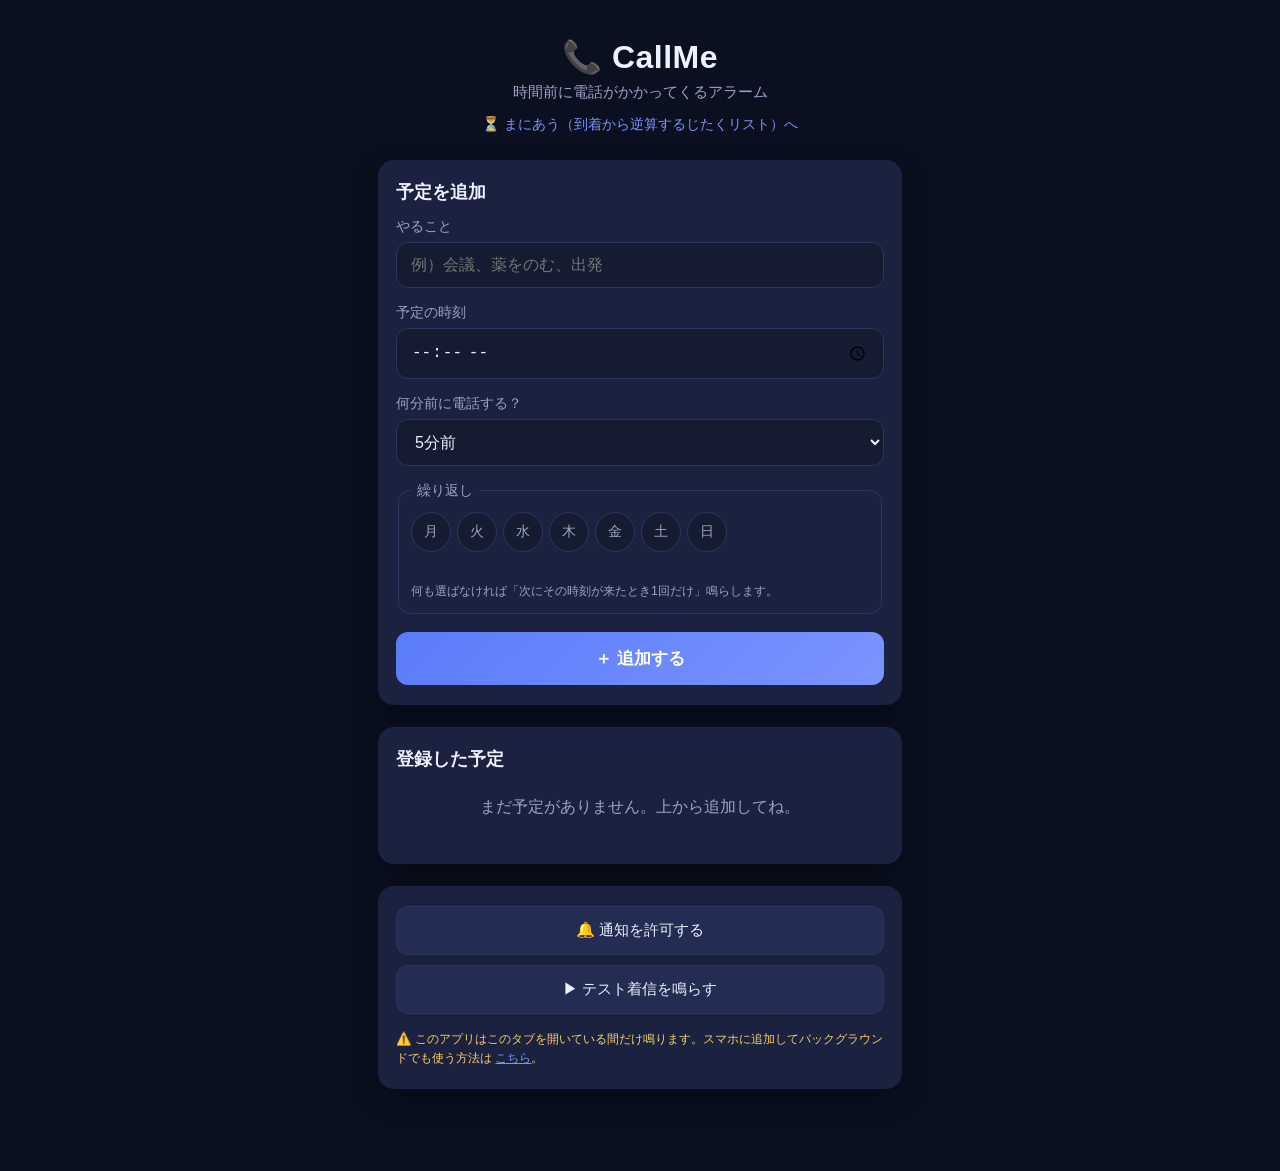
<file: index.html>
<!DOCTYPE html>
<html lang="ja">
<head>
  <meta charset="UTF-8" />
  <meta name="viewport" content="width=device-width, initial-scale=1.0, viewport-fit=cover" />
  <meta name="theme-color" content="#0b1020" />
  <title>CallMe - 時間前に電話がかかってくるアラーム</title>
  <link rel="manifest" href="manifest.json" />
  <link rel="stylesheet" href="styles.css" />
</head>
<body>
  <!-- メイン画面 -->
  <main id="home" class="screen">
    <header class="app-header">
      <h1>📞 CallMe</h1>
      <p class="tagline">時間前に電話がかかってくるアラーム</p>
      <nav class="topnav"><a href="prep.html">⏳ まにあう（到着から逆算するじたくリスト）へ</a></nav>
    </header>

    <section class="add-card">
      <h2>予定を追加</h2>
      <form id="add-form">
        <label>
          <span>やること</span>
          <input type="text" id="title" placeholder="例）会議、薬をのむ、出発" maxlength="40" required />
        </label>

        <label>
          <span>予定の時刻</span>
          <input type="time" id="time" required />
        </label>

        <label>
          <span>何分前に電話する？</span>
          <select id="lead">
            <option value="0">ちょうどの時刻</option>
            <option value="1">1分前</option>
            <option value="3">3分前</option>
            <option value="5" selected>5分前</option>
            <option value="10">10分前</option>
            <option value="15">15分前</option>
            <option value="30">30分前</option>
            <option value="60">1時間前</option>
          </select>
        </label>

        <fieldset class="repeat">
          <legend>繰り返し</legend>
          <div class="days">
            <label class="day"><input type="checkbox" value="1" /><span>月</span></label>
            <label class="day"><input type="checkbox" value="2" /><span>火</span></label>
            <label class="day"><input type="checkbox" value="3" /><span>水</span></label>
            <label class="day"><input type="checkbox" value="4" /><span>木</span></label>
            <label class="day"><input type="checkbox" value="5" /><span>金</span></label>
            <label class="day"><input type="checkbox" value="6" /><span>土</span></label>
            <label class="day"><input type="checkbox" value="0" /><span>日</span></label>
          </div>
          <p class="hint">何も選ばなければ「次にその時刻が来たとき1回だけ」鳴らします。</p>
        </fieldset>

        <button type="submit" class="primary">＋ 追加する</button>
      </form>
    </section>

    <section class="list-card">
      <h2>登録した予定</h2>
      <ul id="list" class="reminder-list"></ul>
      <p id="empty" class="empty">まだ予定がありません。上から追加してね。</p>
    </section>

    <section class="status-card">
      <button id="enable-notify" class="ghost">🔔 通知を許可する</button>
      <button id="test-call" class="ghost">▶ テスト着信を鳴らす</button>
      <p class="warn" id="tab-warn">⚠️ このアプリはこのタブを開いている間だけ鳴ります。スマホに追加してバックグラウンドでも使う方法は <a href="#" id="show-help">こちら</a>。</p>
    </section>
  </main>

  <!-- 着信画面 -->
  <div id="call-screen" class="call-screen hidden">
    <div class="call-inner">
      <p class="call-status">CallMe からの着信…</p>
      <div class="avatar">📞</div>
      <h2 id="call-title" class="call-title">予定</h2>
      <p id="call-sub" class="call-sub"></p>

      <div class="call-actions">
        <button id="decline" class="call-btn decline" aria-label="拒否">
          <span class="icon">✕</span>
          <small>あとで(5分)</small>
        </button>
        <button id="answer" class="call-btn answer" aria-label="応答">
          <span class="icon">✓</span>
          <small>出る</small>
        </button>
      </div>
    </div>
  </div>

  <!-- 応答後メッセージ -->
  <div id="answered" class="answered hidden">
    <div class="answered-inner">
      <h2 id="answered-title">⏰ 時間だよ！</h2>
      <p id="answered-sub"></p>
      <button id="answered-ok" class="primary">わかった！やる 💪</button>
    </div>
  </div>

  <!-- ヘルプ -->
  <div id="help" class="help hidden">
    <div class="help-inner">
      <h2>スマホで使うには</h2>
      <ol>
        <li>このページを Safari / Chrome で開く</li>
        <li>共有メニュー →「ホーム画面に追加」</li>
        <li>ホーム画面のアイコンから起動</li>
        <li>「🔔 通知を許可する」を押す</li>
      </ol>
      <p class="hint">アプリを開いている（前面にある）ときが一番確実に鳴ります。マナーモードだと音が出ないことがあるので、大事な予定はマナーを解除してね。</p>
      <button id="help-close" class="primary">閉じる</button>
    </div>
  </div>

  <script src="app.js"></script>
</body>
</html>
</file>
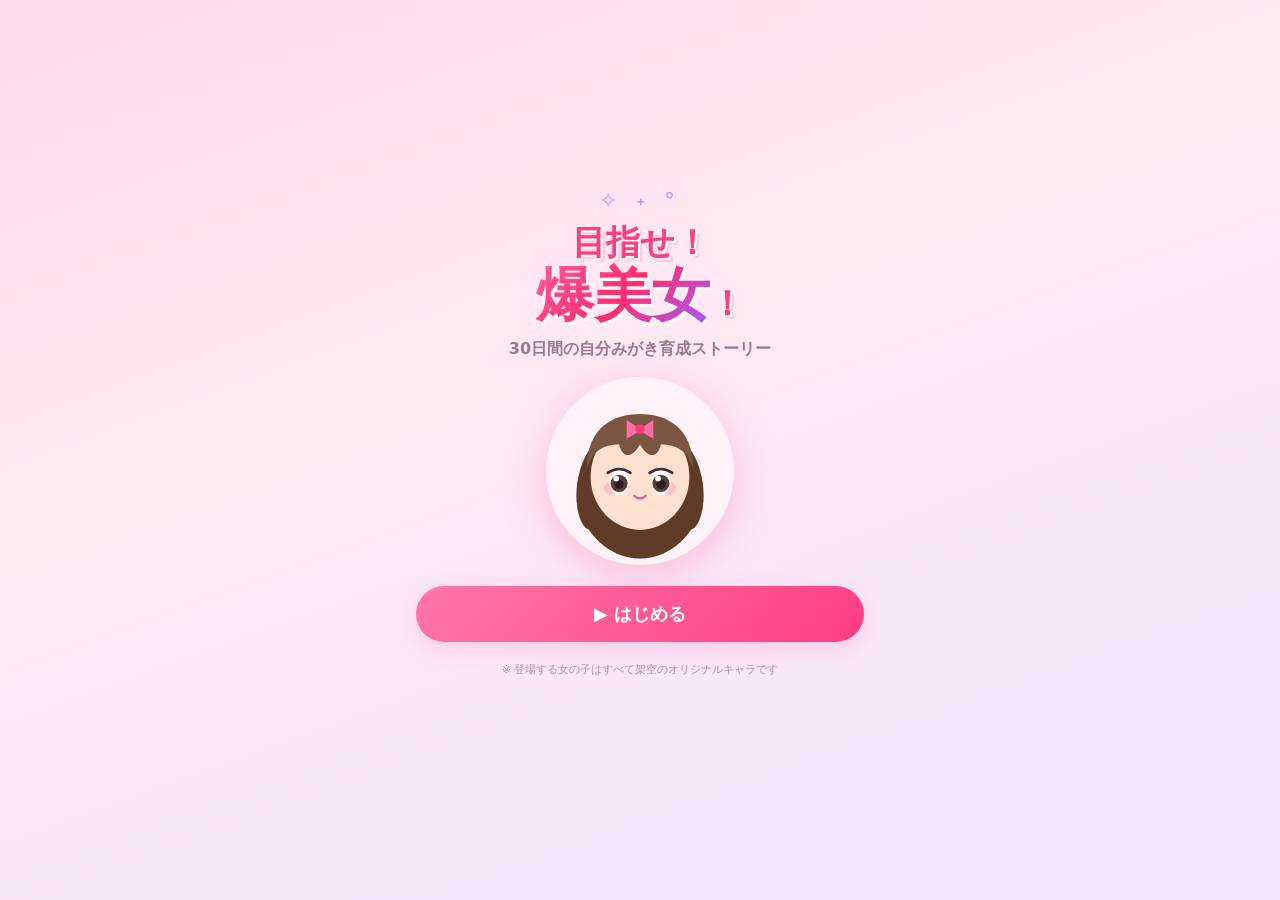
<file: bakubijo/index.html>
<!DOCTYPE html>
<html lang="ja">
<head>
<meta charset="UTF-8">
<meta name="viewport" content="width=device-width, initial-scale=1.0, maximum-scale=1.0, user-scalable=no, viewport-fit=cover">
<meta name="theme-color" content="#ff77aa">
<title>目指せ！爆美女！</title>
<link rel="manifest" href="manifest.json">
<link rel="icon" href="icon.svg">
<link rel="apple-touch-icon" href="icon.svg">
<link rel="stylesheet" href="styles.css">
</head>
<body>

<!-- ===== タイトル画面 ===== -->
<section id="title" class="screen title-screen">
  <div class="title-sparkle">✧ ˖ °</div>
  <h1 class="title-logo">目指せ！<br><span class="big">爆美女</span>！</h1>
  <p class="title-sub">30日間の自分みがき育成ストーリー</p>
  <div class="title-hero" id="titleHero"></div>
  <button class="btn btn-primary btn-lg" id="startBtn">▶ はじめる</button>
  <button class="btn btn-ghost" id="continueBtn" hidden>つづきから</button>
  <p class="title-note">※ 登場する女の子はすべて架空のオリジナルキャラです</p>
</section>

<!-- ===== 名前入力 ===== -->
<section id="intro" class="screen intro-screen" hidden>
  <h2 class="intro-title">あなたのプロフィール</h2>
  <div class="intro-hero" id="introHero"></div>
  <label class="intro-label">なまえ</label>
  <input id="nameInput" class="name-input" type="text" maxlength="8" placeholder="なまえを入力" value="ミライ">
  <button class="btn btn-primary btn-lg" id="introGoBtn">つぎへ 💄</button>
</section>

<!-- ===== 目標（なりたい爆美女）選択 ===== -->
<section id="goal" class="screen goal-screen" hidden>
  <h2 class="intro-title">どんな爆美女を目指す？</h2>
  <p class="goal-lead">なりたい雰囲気を選んでね。得意ステータスが少し伸びた状態でスタートするよ。</p>
  <div class="goal-list" id="goalList"></div>
</section>

<!-- ===== メインゲーム ===== -->
<section id="game" class="screen game-screen" hidden>

  <header class="hud">
    <div class="hud-day">
      <span class="hud-day-label">DAY</span>
      <span class="hud-day-num" id="hudDay">1</span>
      <span class="hud-day-max">/ 30</span>
    </div>
    <div class="hud-right">
      <div class="hud-chip" title="コイン">💰 <b id="hudMoney">0</b></div>
      <div class="hud-chip" title="フォロワー">👥 <b id="hudFollowers">0</b></div>
    </div>
  </header>

  <div class="rank-banner" id="rankBanner">
    <div class="rank-avatar" id="playerAvatar"></div>
    <div class="rank-info">
      <div class="rank-name" id="playerName">ミライ</div>
      <div class="rank-goal" id="goalChip"></div>
      <div class="rank-title" id="rankTitle">🐣 これからのあなた</div>
      <div class="charm-row">
        <span class="charm-label">魅力</span>
        <div class="charm-bar"><i id="charmFill"></i></div>
        <span class="charm-val" id="charmVal">0</span>
      </div>
    </div>
  </div>

  <div class="stats" id="stats"></div>

  <div class="ap-row">
    <span class="ap-label">今日の行動力</span>
    <span class="ap-dots" id="apDots"></span>
    <button class="btn btn-sleep" id="sleepBtn">😴 おやすみ（次の日へ）</button>
  </div>

  <div class="actions" id="actions"></div>

  <div class="log-panel">
    <div class="log-title">📖 できごと</div>
    <div class="log" id="log"></div>
  </div>

  <button class="btn btn-ghost btn-reset" id="resetBtn">最初からやり直す</button>
</section>

<!-- ===== 行動確認モーダル ===== -->
<div id="confirm" class="overlay" hidden>
  <div class="confirm-card">
    <div class="confirm-emoji" id="confirmEmoji">✨</div>
    <div class="confirm-name" id="confirmName"></div>
    <div class="confirm-desc" id="confirmDesc"></div>
    <div class="confirm-cost" id="confirmCost"></div>
    <div class="confirm-btns">
      <button class="btn btn-ghost" id="confirmNo">やめる</button>
      <button class="btn btn-primary" id="confirmYes">やる！</button>
    </div>
  </div>
</div>

<!-- ===== 会話（ストーリー）モーダル ===== -->
<div id="dialogue" class="overlay dialogue" hidden>
  <div class="dlg-stage">
    <div class="dlg-avatar" id="dlgAvatar"></div>
  </div>
  <div class="dlg-box" id="dlgBox">
    <div class="dlg-name" id="dlgName"></div>
    <div class="dlg-text" id="dlgText"></div>
    <div class="dlg-choices" id="dlgChoices"></div>
    <div class="dlg-tap" id="dlgTap">タップで進む ▸</div>
  </div>
</div>

<!-- ===== エンディング ===== -->
<div id="ending" class="overlay ending" hidden>
  <div class="ending-card">
    <div class="ending-burst">✦ ˖ ✧ ˖ ✦</div>
    <div class="ending-avatar" id="endingAvatar"></div>
    <div class="ending-rank" id="endingRank"></div>
    <div class="ending-name" id="endingName"></div>
    <div class="ending-stats" id="endingStats"></div>
    <div class="ending-msg" id="endingMsg"></div>
    <button class="btn btn-primary btn-lg" id="endingAgain">もう一度あそぶ 🔁</button>
  </div>
</div>

<script src="game.js"></script>
</body>
</html>
</file>
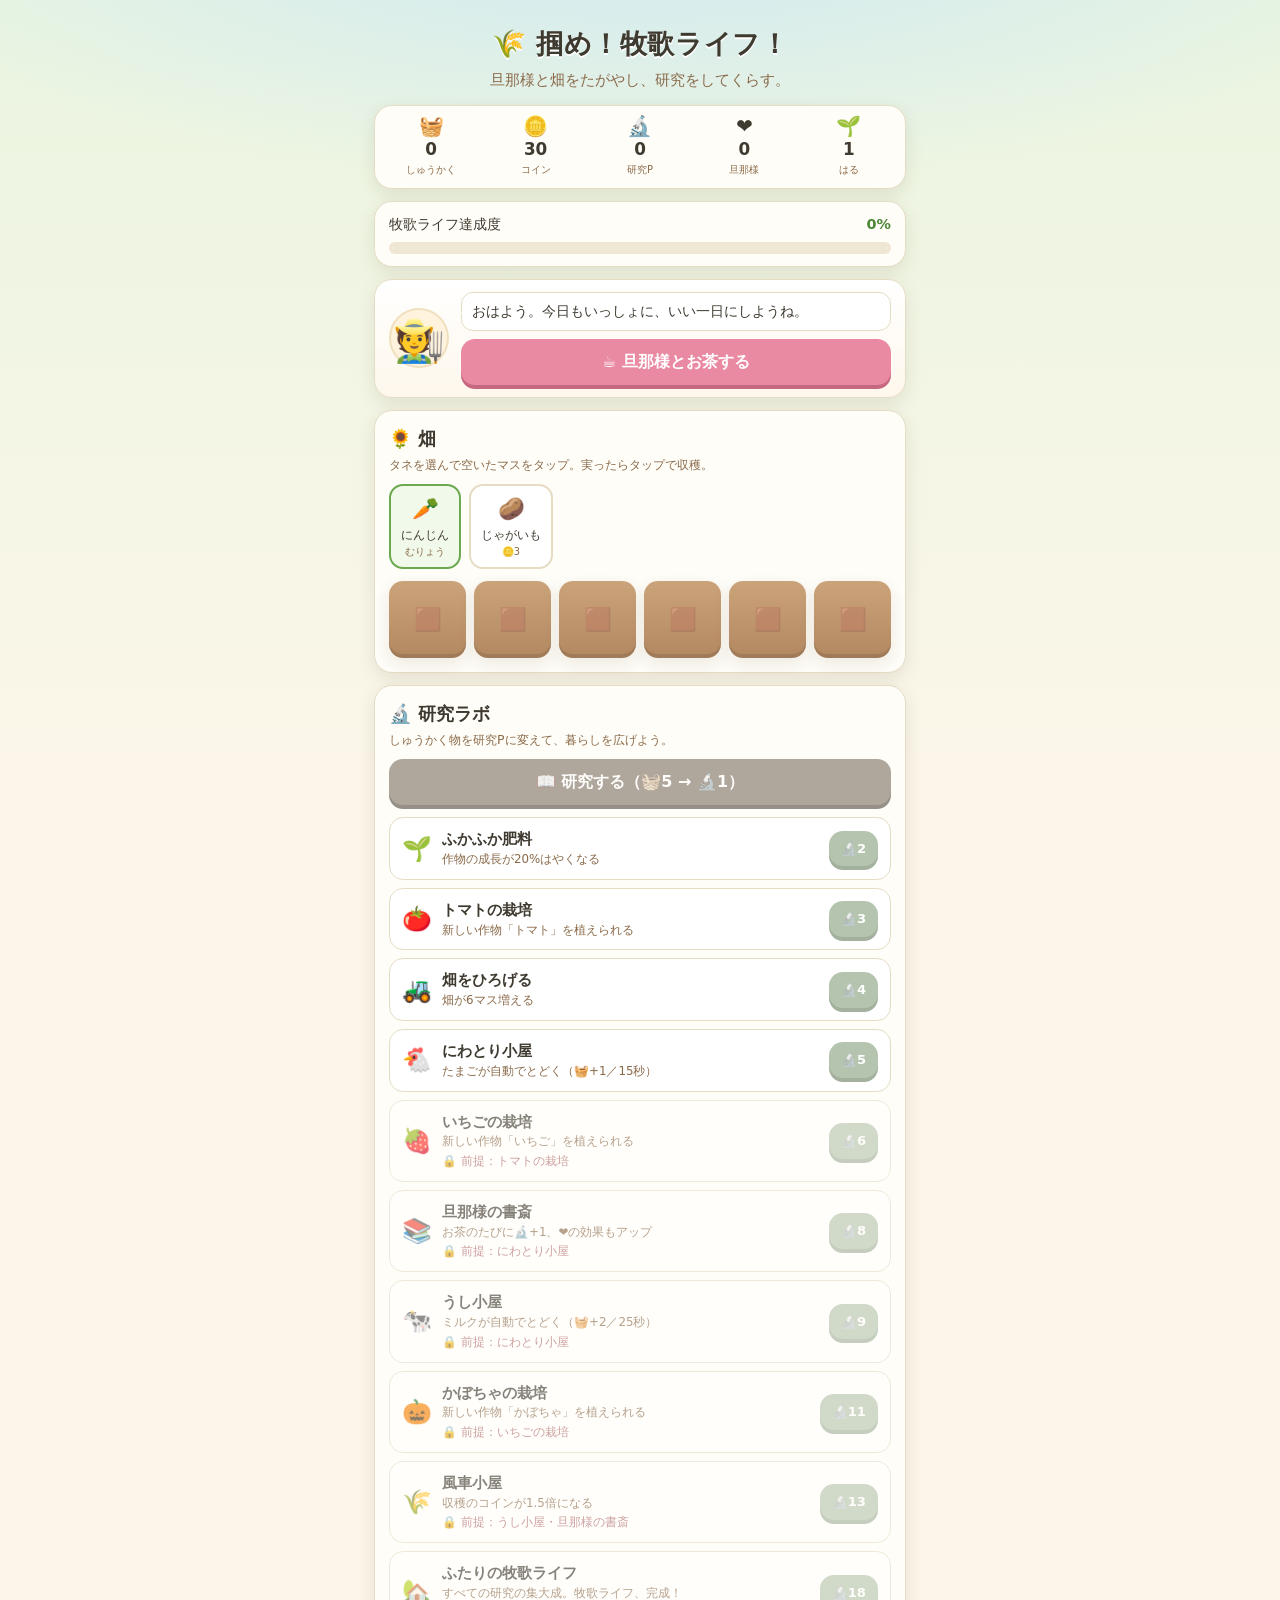
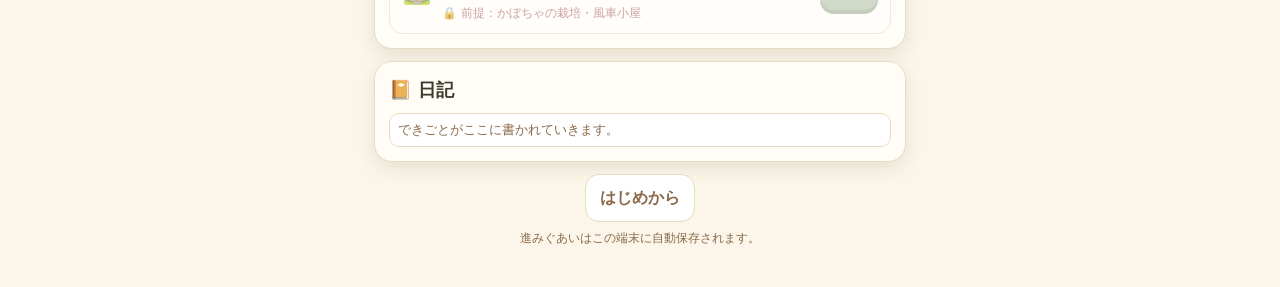
<file: bokka-life/index.html>
<!DOCTYPE html>
<html lang="ja">
<head>
  <meta charset="UTF-8" />
  <meta name="viewport" content="width=device-width, initial-scale=1.0, viewport-fit=cover" />
  <meta name="theme-color" content="#8bbf6a" />
  <title>掴め！牧歌ライフ！ - 旦那様と暮らして研究する</title>
  <link rel="manifest" href="manifest.json" />
  <link rel="stylesheet" href="styles.css" />
</head>
<body>
  <main class="app">
    <header class="app-header">
      <h1>🌾 掴め！牧歌ライフ！</h1>
      <p class="tagline">旦那様と畑をたがやし、研究をしてくらす。</p>
    </header>

    <!-- ステータスバー -->
    <section class="status" id="status">
      <div class="stat" title="しゅうかく物"><span class="ic">🧺</span><b id="s-produce">0</b><small>しゅうかく</small></div>
      <div class="stat" title="コイン"><span class="ic">🪙</span><b id="s-coin">0</b><small>コイン</small></div>
      <div class="stat" title="研究ポイント"><span class="ic">🔬</span><b id="s-rp">0</b><small>研究P</small></div>
      <div class="stat" title="旦那様との仲"><span class="ic">❤️</span><b id="s-love">0</b><small>旦那様</small></div>
      <div class="stat stat-day" title="日数と季節"><span class="ic" id="s-season-ic">🌱</span><b id="s-day">1</b><small id="s-season">はる</small></div>
    </section>

    <!-- 達成度 -->
    <section class="progress-card">
      <div class="progress-top">
        <span>牧歌ライフ達成度</span>
        <b id="p-pct">0%</b>
      </div>
      <div class="progress-bar"><i id="p-fill" style="width:0%"></i></div>
    </section>

    <!-- 旦那様 -->
    <section class="darling-card">
      <div class="darling-face" id="darling-face">🧑‍🌾</div>
      <div class="darling-talk">
        <p class="darling-bubble" id="darling-bubble">おはよう。今日もいっしょに、いい一日にしようね。</p>
        <button id="tea-btn" class="btn tea">☕ 旦那様とお茶する</button>
      </div>
    </section>

    <!-- 畑 -->
    <section class="card">
      <div class="card-head">
        <h2>🌻 畑</h2>
        <p class="hint">タネを選んで空いたマスをタップ。実ったらタップで収穫。</p>
      </div>
      <div class="crop-picker" id="crop-picker"></div>
      <div class="field" id="field"></div>
    </section>

    <!-- 家畜小屋 -->
    <section class="card" id="barn-card" hidden>
      <div class="card-head"><h2>🏡 小屋</h2><p class="hint">お世話しなくても、じかんで実りが届きます。</p></div>
      <div class="barn" id="barn"></div>
    </section>

    <!-- 研究ラボ -->
    <section class="card">
      <div class="card-head">
        <h2>🔬 研究ラボ</h2>
        <p class="hint">しゅうかく物を研究Pに変えて、暮らしを広げよう。</p>
      </div>
      <button id="study-btn" class="btn study">📖 研究する（🧺5 → 🔬1）</button>
      <ul class="research" id="research"></ul>
    </section>

    <!-- ログ -->
    <section class="card log-card">
      <div class="card-head"><h2>📔 日記</h2></div>
      <ul class="log" id="log"></ul>
    </section>

    <footer class="app-footer">
      <button id="reset-btn" class="btn ghost">はじめから</button>
      <span class="save-note">進みぐあいはこの端末に自動保存されます。</span>
    </footer>
  </main>

  <!-- クリア画面 -->
  <div id="win" class="win hidden">
    <div class="win-inner">
      <div class="win-emoji">🏡✨</div>
      <h2>ふたりの牧歌ライフ、完成！</h2>
      <p id="win-sub">研究をやりきって、旦那様との暮らしがまんぞくのかたちになりました。</p>
      <p class="win-stats" id="win-stats"></p>
      <button id="win-close" class="btn tea">これからもつづける</button>
    </div>
  </div>

  <!-- 収穫アニメ用の入れ物 -->
  <div id="fx" class="fx" aria-hidden="true"></div>

  <script src="app.js"></script>
</body>
</html>
</file>
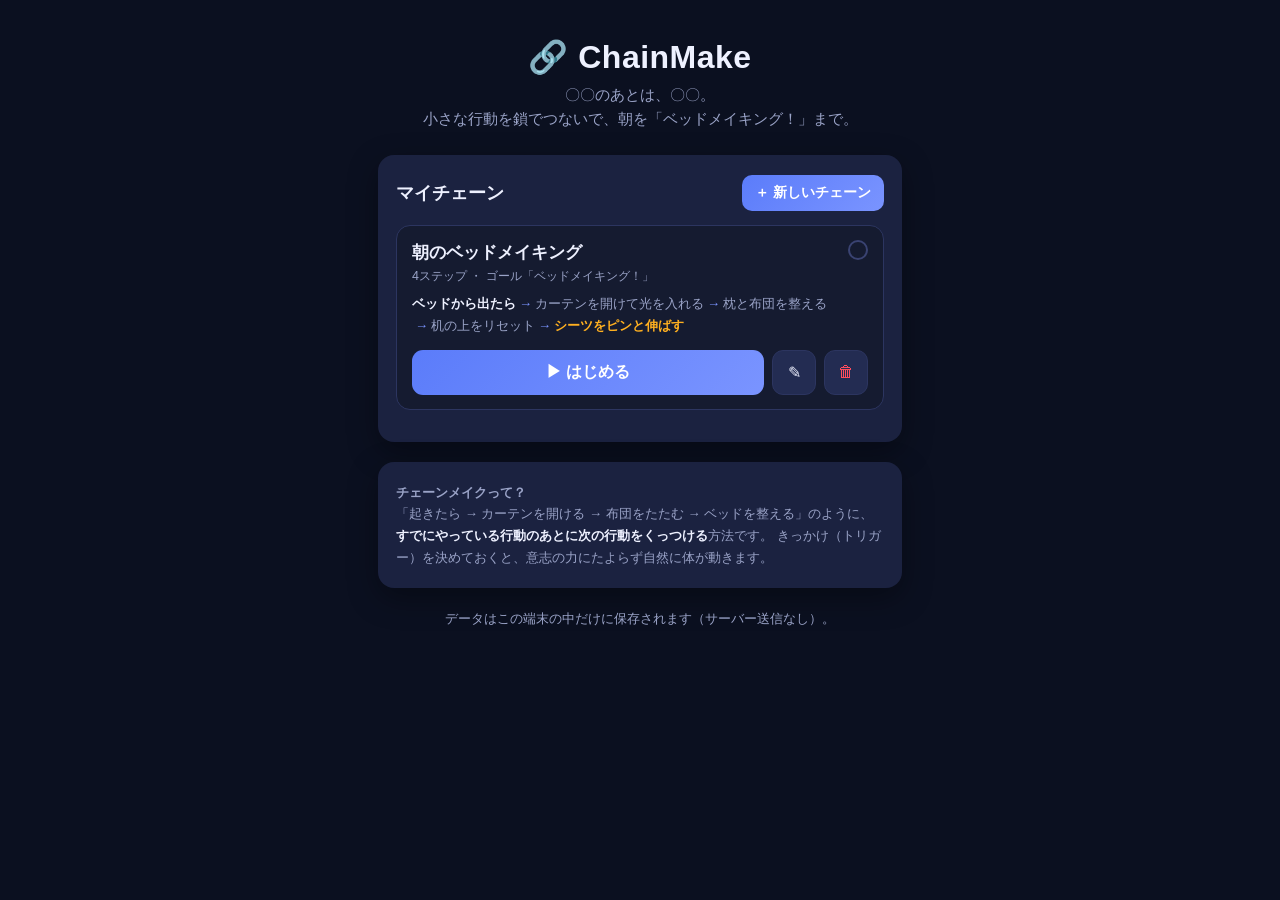
<file: chainmake/index.html>
<!DOCTYPE html>
<html lang="ja">
<head>
  <meta charset="UTF-8" />
  <meta name="viewport" content="width=device-width, initial-scale=1.0, viewport-fit=cover" />
  <meta name="theme-color" content="#0b1020" />
  <title>ChainMake - 〇〇のあとは〇〇。習慣を鎖でつなぐ</title>
  <link rel="manifest" href="manifest.json" />
  <link rel="stylesheet" href="styles.css" />
</head>
<body>
  <!-- ホーム -->
  <main id="home" class="screen">
    <header class="app-header">
      <h1>🔗 ChainMake</h1>
      <p class="tagline">〇〇のあとは、〇〇。<br />小さな行動を鎖でつないで、朝を「ベッドメイキング！」まで。</p>
    </header>

    <section class="list-card">
      <div class="list-head">
        <h2>マイチェーン</h2>
        <button id="new-chain" class="add-btn">＋ 新しいチェーン</button>
      </div>
      <ul id="chain-list" class="chain-list"></ul>
      <p id="empty" class="empty">まだチェーンがありません。<br />「＋ 新しいチェーン」から作ってみよう。</p>
    </section>

    <section class="status-card">
      <p class="hint about">
        <strong>チェーンメイクって？</strong><br />
        「起きたら → カーテンを開ける → 布団をたたむ → ベッドを整える」のように、
        <b>すでにやっている行動のあとに次の行動をくっつける</b>方法です。
        きっかけ（トリガー）を決めておくと、意志の力にたよらず自然に体が動きます。
      </p>
    </section>

    <footer class="foot">
      <p class="hint">データはこの端末の中だけに保存されます（サーバー送信なし）。</p>
    </footer>
  </main>

  <!-- 作成・編集 -->
  <div id="editor" class="overlay hidden">
    <div class="sheet">
      <div class="sheet-head">
        <h2 id="editor-title">新しいチェーン</h2>
        <button id="editor-close" class="icon-btn" aria-label="閉じる">✕</button>
      </div>

      <form id="chain-form">
        <label>
          <span>チェーン名</span>
          <input type="text" id="c-title" placeholder="例）朝のベッドメイキング" maxlength="40" required />
        </label>

        <label>
          <span>きっかけ（トリガー）— これをしたら始める</span>
          <input type="text" id="c-anchor" placeholder="例）ベッドから出たら" maxlength="40" />
        </label>

        <div class="steps-block">
          <span class="steps-label">つなげる行動（上から順番に）</span>
          <ul id="step-list" class="step-edit-list"></ul>
          <button type="button" id="add-step" class="ghost small">＋ 行動を追加</button>
          <p class="hint">短く・具体的に。「布団をたたむ」「机の上をリセット」など。最後の行動がゴールになります。</p>
        </div>

        <label>
          <span>ゴールのかけ声（言い切りで！）</span>
          <input type="text" id="c-cheer" placeholder="例）ベッドメイキング！" maxlength="30" />
        </label>

        <div class="editor-actions">
          <button type="submit" class="primary">保存する</button>
        </div>
      </form>
    </div>
  </div>

  <!-- 実行（フォーカス）モード -->
  <div id="run" class="run hidden">
    <div class="run-top">
      <button id="run-quit" class="icon-btn light" aria-label="やめる">✕</button>
      <div class="run-progress"><div id="run-bar" class="run-bar"></div></div>
      <span id="run-count" class="run-count">1 / 3</span>
    </div>

    <div class="run-body">
      <p class="run-cue">つぎのひとつ</p>
      <h2 id="run-step" class="run-step">行動</h2>
      <p id="run-next" class="run-next"></p>
    </div>

    <div class="run-actions">
      <button id="run-skip" class="ghost">スキップ</button>
      <button id="run-done" class="primary big">できた！ 👇 つぎへ</button>
    </div>
  </div>

  <!-- 完了おめでとう -->
  <div id="finish" class="overlay hidden">
    <div class="sheet celebrate">
      <div class="confetti">🎉</div>
      <h2 id="finish-cheer">ベッドメイキング！</h2>
      <p id="finish-sub">今日のチェーン、コンプリート！</p>
      <div id="finish-streak" class="streak-big">🔥 1日連続</div>
      <button id="finish-ok" class="primary">よし！</button>
    </div>
  </div>

  <script src="app.js"></script>
</body>
</html>
</file>
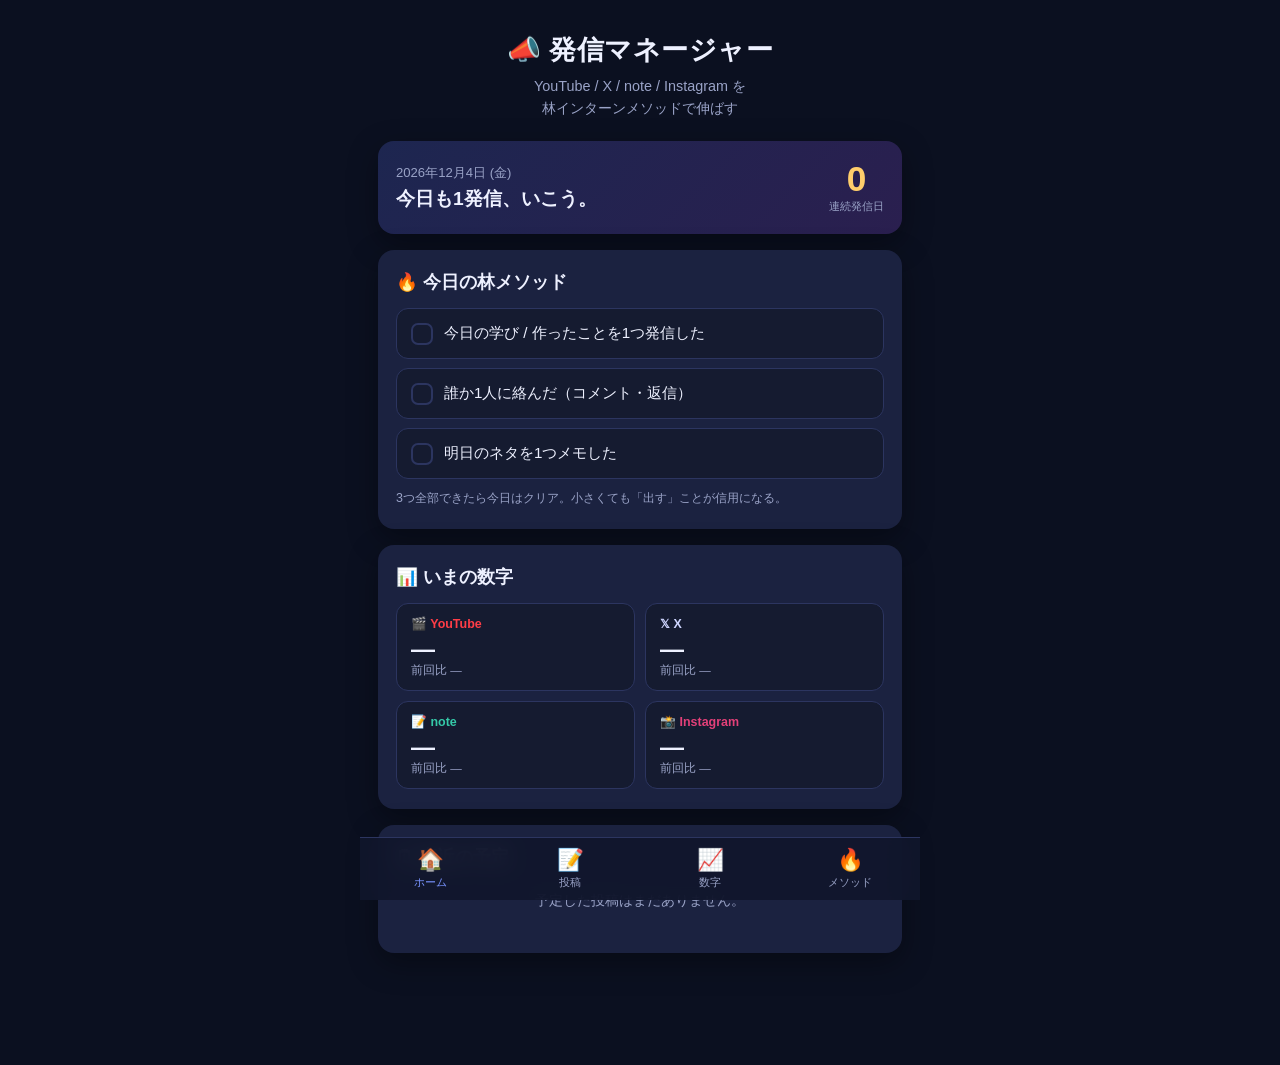
<file: hasshin-manager/index.html>
<!DOCTYPE html>
<html lang="ja">
<head>
  <meta charset="UTF-8" />
  <meta name="viewport" content="width=device-width, initial-scale=1, viewport-fit=cover" />
  <meta name="theme-color" content="#0b1020" />
  <title>発信マネージャー</title>
  <link rel="manifest" href="manifest.json" />
  <link rel="icon" href="icon.svg" type="image/svg+xml" />
  <link rel="apple-touch-icon" href="icon.svg" />
  <link rel="stylesheet" href="styles.css" />
</head>
<body>
  <div class="screen">
    <header class="app-header">
      <h1>📣 発信マネージャー</h1>
      <p class="tagline">YouTube / X / note / Instagram を<br>林インターンメソッドで伸ばす</p>
    </header>

    <!-- ========== ホーム ========== -->
    <section id="tab-home" class="tab">
      <div class="hero-card">
        <div class="hero-top">
          <div>
            <p class="hero-date" id="homeDate">—</p>
            <p class="hero-hello" id="homeHello">今日も1発信、いこう。</p>
          </div>
          <div class="streak">
            <span class="streak-num" id="streakNum">0</span>
            <span class="streak-label">連続発信日</span>
          </div>
        </div>
      </div>

      <div class="list-card">
        <h2>🔥 今日の林メソッド</h2>
        <ul class="check-list" id="dailyChecklist"></ul>
        <p class="hint">3つ全部できたら今日はクリア。小さくても「出す」ことが信用になる。</p>
      </div>

      <div class="list-card">
        <h2>📊 いまの数字</h2>
        <div class="stat-grid" id="statGrid"></div>
      </div>

      <div class="list-card">
        <h2>🗓 直近の予定</h2>
        <ul class="reminder-list" id="upcomingList"></ul>
        <p class="empty">予定した投稿はまだありません。</p>
      </div>
    </section>

    <!-- ========== 投稿 ========== -->
    <section id="tab-posts" class="tab hidden">
      <div class="add-card">
        <h2 id="postFormTitle">✍️ 発信ネタを追加</h2>
        <form id="postForm">
          <input type="hidden" id="postId" />
          <label>
            <span>タイトル / ひとことネタ</span>
            <input type="text" id="postTitle" placeholder="例: 個人開発1週間でやったこと" required />
          </label>

          <fieldset class="repeat">
            <legend>どこに出す？（1ネタ4展開）</legend>
            <div class="platforms" id="platformPicker"></div>
          </fieldset>

          <label>
            <span>ステータス</span>
            <select id="postStatus">
              <option value="idea">💡 アイデア</option>
              <option value="draft">📝 下書き</option>
              <option value="scheduled">🗓 予約</option>
              <option value="done">✅ 公開済み</option>
            </select>
          </label>

          <label>
            <span>日付（予約 / 公開日）</span>
            <input type="date" id="postDate" />
          </label>

          <label>
            <span>メモ（切り口・フック）</span>
            <input type="text" id="postMemo" placeholder="例: 冒頭の3秒でつまずいた話から入る" />
          </label>

          <button type="submit" class="primary" id="postSubmit">追加する</button>
          <button type="button" class="ghost hidden" id="postCancel">キャンセル</button>
        </form>
      </div>

      <div class="board" id="board"></div>
    </section>

    <!-- ========== 数字 ========== -->
    <section id="tab-metrics" class="tab hidden">
      <div class="add-card">
        <h2>📈 フォロワーを記録</h2>
        <form id="metricForm">
          <label>
            <span>プラットフォーム</span>
            <select id="metricPlatform"></select>
          </label>
          <label>
            <span>フォロワー / 登録者数</span>
            <input type="text" inputmode="numeric" id="metricValue" placeholder="例: 1200" required />
          </label>
          <label>
            <span>日付</span>
            <input type="date" id="metricDate" />
          </label>
          <button type="submit" class="primary">記録する</button>
        </form>
        <p class="hint">週1で記録すると、伸びの「型」が見えてきます。</p>
      </div>

      <div class="list-card">
        <h2>成長グラフ</h2>
        <div id="charts"></div>
      </div>
    </section>

    <!-- ========== メソッド ========== -->
    <section id="tab-method" class="tab hidden">
      <div class="hero-card method-hero">
        <h2>🎓 林インターンメソッド</h2>
        <p class="method-lead">「優秀なインターン」のように毎日ちゃんと手を動かし、報告する。<br>個人開発を伸ばすための5つの型。</p>
      </div>

      <div class="list-card">
        <ol class="method-list" id="methodList"></ol>
      </div>

      <div class="list-card">
        <h2>📅 週1の振り返り</h2>
        <ul class="check-list" id="weeklyChecklist"></ul>
        <p class="hint">日曜の夜に3分だけ。数字と型を見直すのがメソッドの心臓部。</p>
      </div>
    </section>
  </div>

  <!-- ========== ボトムナビ ========== -->
  <nav class="bottom-nav">
    <button class="nav-btn active" data-tab="home"><span>🏠</span>ホーム</button>
    <button class="nav-btn" data-tab="posts"><span>📝</span>投稿</button>
    <button class="nav-btn" data-tab="metrics"><span>📈</span>数字</button>
    <button class="nav-btn" data-tab="method"><span>🔥</span>メソッド</button>
  </nav>

  <script src="app.js"></script>
</body>
</html>
</file>
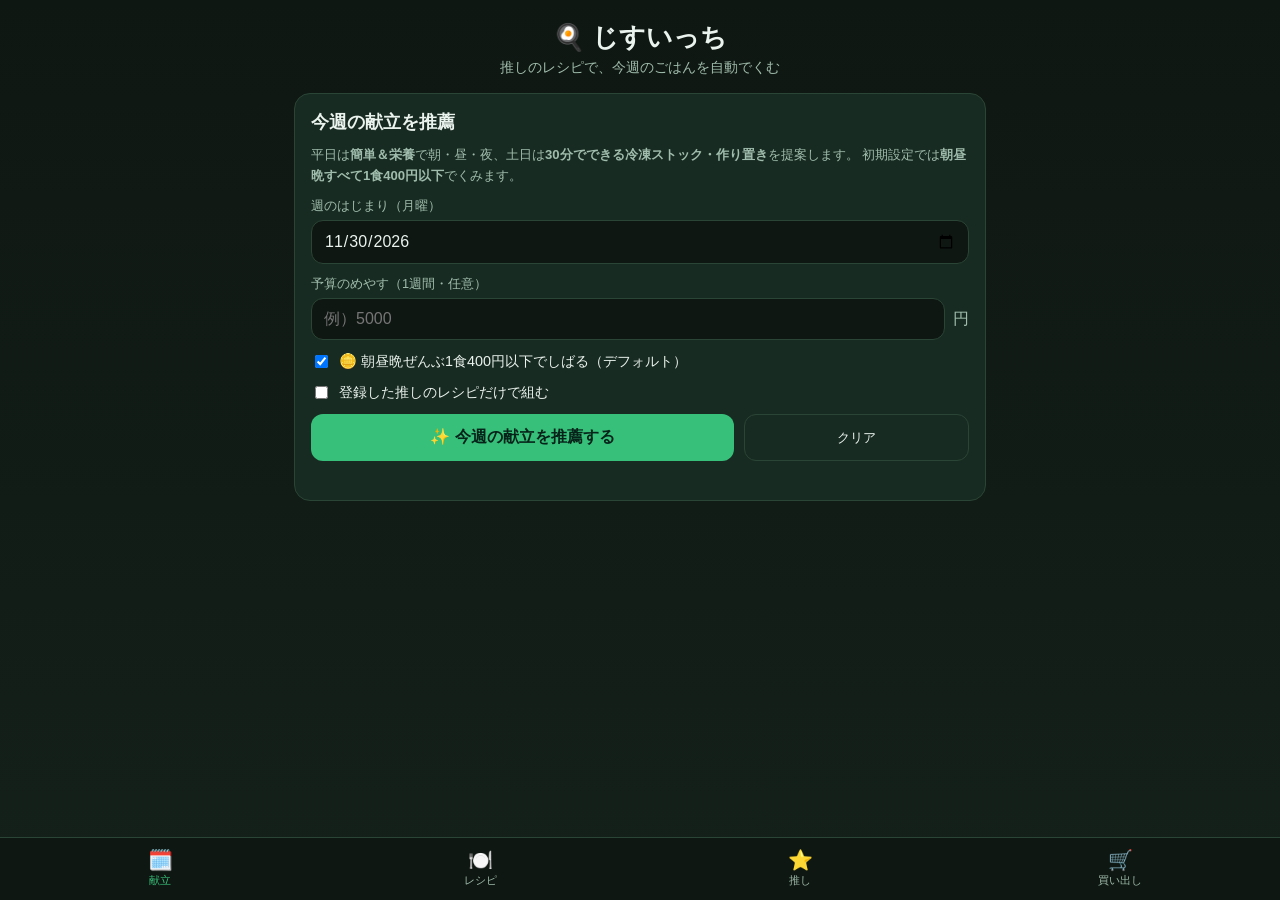
<file: jisui/index.html>
<!DOCTYPE html>
<html lang="ja">
<head>
  <meta charset="UTF-8" />
  <meta name="viewport" content="width=device-width, initial-scale=1.0, viewport-fit=cover" />
  <meta name="theme-color" content="#1f6f43" />
  <title>じすいっち — 推し発の自炊アプリ</title>
  <link rel="manifest" href="manifest.json" />
  <link rel="stylesheet" href="styles.css" />
</head>
<body>
  <header class="app-header">
    <h1>🍳 じすいっち</h1>
    <p class="tagline">推しのレシピで、今週のごはんを自動でくむ</p>
  </header>

  <!-- ========== 今週の献立 ========== -->
  <main id="tab-plan" class="screen">
    <section class="card">
      <h2>今週の献立を推薦</h2>
      <p class="hint">
        平日は<b>簡単＆栄養</b>で朝・昼・夜、土日は<b>30分でできる冷凍ストック・作り置き</b>を提案します。
        初期設定では<b>朝昼晩すべて1食400円以下</b>でくみます。
      </p>

      <label class="field">
        <span>週のはじまり（月曜）</span>
        <input type="date" id="week-start" />
      </label>

      <label class="field">
        <span>予算のめやす（1週間・任意）</span>
        <div class="inline">
          <input type="number" id="budget" placeholder="例）5000" min="0" step="500" inputmode="numeric" />
          <span class="unit">円</span>
        </div>
      </label>

      <label class="field checkbox">
        <input type="checkbox" id="under400-only" checked />
        <span>🪙 朝昼晩ぜんぶ1食400円以下でしばる（デフォルト）</span>
      </label>

      <label class="field checkbox">
        <input type="checkbox" id="use-creators-only" />
        <span>登録した推しのレシピだけで組む</span>
      </label>

      <div class="btn-row">
        <button id="recommend" class="primary">✨ 今週の献立を推薦する</button>
        <button id="clear-plan" class="ghost">クリア</button>
      </div>
      <p id="plan-budget-note" class="note"></p>
    </section>

    <section id="plan-list" class="plan-week"></section>

    <section class="card sticky-cta hidden" id="decide-card">
      <div class="decide-summary">
        <div>
          <div class="decide-label">この献立で決定すると</div>
          <div class="decide-cost"><span id="plan-total">¥0</span> <small>/ 週</small></div>
        </div>
        <button id="goto-shopping" class="primary">🛒 買い出しリストを作る</button>
      </div>
    </section>
  </main>

  <!-- ========== レシピ ========== -->
  <main id="tab-recipes" class="screen hidden">
    <section class="card">
      <h2>レシピ</h2>
      <div class="chips" id="cat-filter"></div>
    </section>
    <section id="recipe-list" class="recipe-grid"></section>

    <section class="card">
      <details>
        <summary>＋ レシピを自分で追加</summary>
        <form id="recipe-form" class="stack">
          <label class="field"><span>料理名</span><input id="r-name" required maxlength="40" placeholder="例）鶏むねのやわらか蒸し" /></label>
          <label class="field"><span>カテゴリ</span><select id="r-cat"></select></label>
          <label class="field"><span>推し（任意）</span><select id="r-creator"></select></label>
          <div class="inline-fields">
            <label class="field"><span>時間(分)</span><input id="r-time" type="number" min="1" value="15" inputmode="numeric" /></label>
            <label class="field"><span>人数</span><input id="r-servings" type="number" min="1" value="2" inputmode="numeric" /></label>
            <label class="field"><span>kcal/人</span><input id="r-kcal" type="number" min="0" value="400" inputmode="numeric" /></label>
          </div>
          <div class="inline-fields">
            <label class="field checkbox"><input id="r-freeze" type="checkbox" /><span>冷凍・作り置きOK</span></label>
            <label class="field checkbox"><input id="r-nutri" type="checkbox" /><span>栄養バランス◎</span></label>
          </div>
          <fieldset class="mealtypes">
            <legend>向いてる食事</legend>
            <label class="day"><input type="checkbox" class="r-meal" value="breakfast" /><span>朝</span></label>
            <label class="day"><input type="checkbox" class="r-meal" value="lunch" /><span>昼</span></label>
            <label class="day"><input type="checkbox" class="r-meal" value="dinner" checked /><span>夜</span></label>
          </fieldset>
          <label class="field"><span>材料と値段（1行1つ： 名前, 量, 単位, 円）</span>
            <textarea id="r-ingredients" rows="4" placeholder="鶏むね肉, 200, g, 160&#10;塩こうじ, 15, g, 20&#10;ねぎ, 0.5, 本, 30"></textarea>
          </label>
          <button type="submit" class="primary">＋ レシピを追加</button>
        </form>
      </details>
    </section>
  </main>

  <!-- ========== 推し（クリエイター） ========== -->
  <main id="tab-creators" class="screen hidden">
    <section class="card">
      <h2>推しを登録</h2>
      <p class="hint">好きなYouTuber・インスタを登録して、どのカテゴリのレシピ担当かを決めておくと、献立の推薦に反映されます。</p>
      <form id="creator-form" class="stack">
        <label class="field"><span>名前・チャンネル名</span><input id="c-name" required maxlength="40" placeholder="例）リュウジのバズレシピ" /></label>
        <div class="inline-fields">
          <label class="field"><span>プラットフォーム</span>
            <select id="c-platform">
              <option value="youtube">YouTube</option>
              <option value="instagram">Instagram</option>
              <option value="tiktok">TikTok</option>
              <option value="other">その他</option>
            </select>
          </label>
          <label class="field"><span>@ハンドル/URL（任意）</span><input id="c-handle" placeholder="@handle または URL" /></label>
        </div>
        <fieldset class="cat-picker">
          <legend>担当カテゴリ（複数可）</legend>
          <div id="creator-cats" class="chips"></div>
        </fieldset>
        <button type="submit" class="primary">＋ 推しを登録</button>
      </form>
    </section>
    <section id="creator-list" class="creator-list"></section>
  </main>

  <!-- ========== 買い出し ========== -->
  <main id="tab-shopping" class="screen hidden">
    <section class="card">
      <h2>買い出しリスト</h2>
      <p id="shopping-empty" class="empty">まだ献立が決まっていません。「今週の献立」で推薦してね。</p>
      <div id="shopping-body" class="hidden">
        <div class="total-banner">
          <span>合計</span>
          <strong id="shopping-total">¥0</strong>
        </div>
        <ul id="shopping-list" class="shopping-list"></ul>
        <div class="btn-row">
          <button id="copy-list" class="ghost">📋 リストをコピー</button>
          <button id="uncheck-all" class="ghost">チェックをリセット</button>
        </div>
      </div>
    </section>
  </main>

  <!-- ========== タブバー ========== -->
  <nav class="tabbar">
    <button class="tab-btn active" data-tab="plan"><span>🗓️</span>献立</button>
    <button class="tab-btn" data-tab="recipes"><span>🍽️</span>レシピ</button>
    <button class="tab-btn" data-tab="creators"><span>⭐</span>推し</button>
    <button class="tab-btn" data-tab="shopping"><span>🛒</span>買い出し</button>
  </nav>

  <!-- レシピ差し替え用モーダル -->
  <div id="swap-modal" class="modal hidden">
    <div class="modal-inner">
      <div class="modal-head">
        <h3 id="swap-title">別のレシピにする</h3>
        <button id="swap-close" class="icon-btn" aria-label="閉じる">✕</button>
      </div>
      <div id="swap-options" class="swap-options"></div>
    </div>
  </div>

  <script src="recipes.js"></script>
  <script src="app.js"></script>
</body>
</html>
</file>
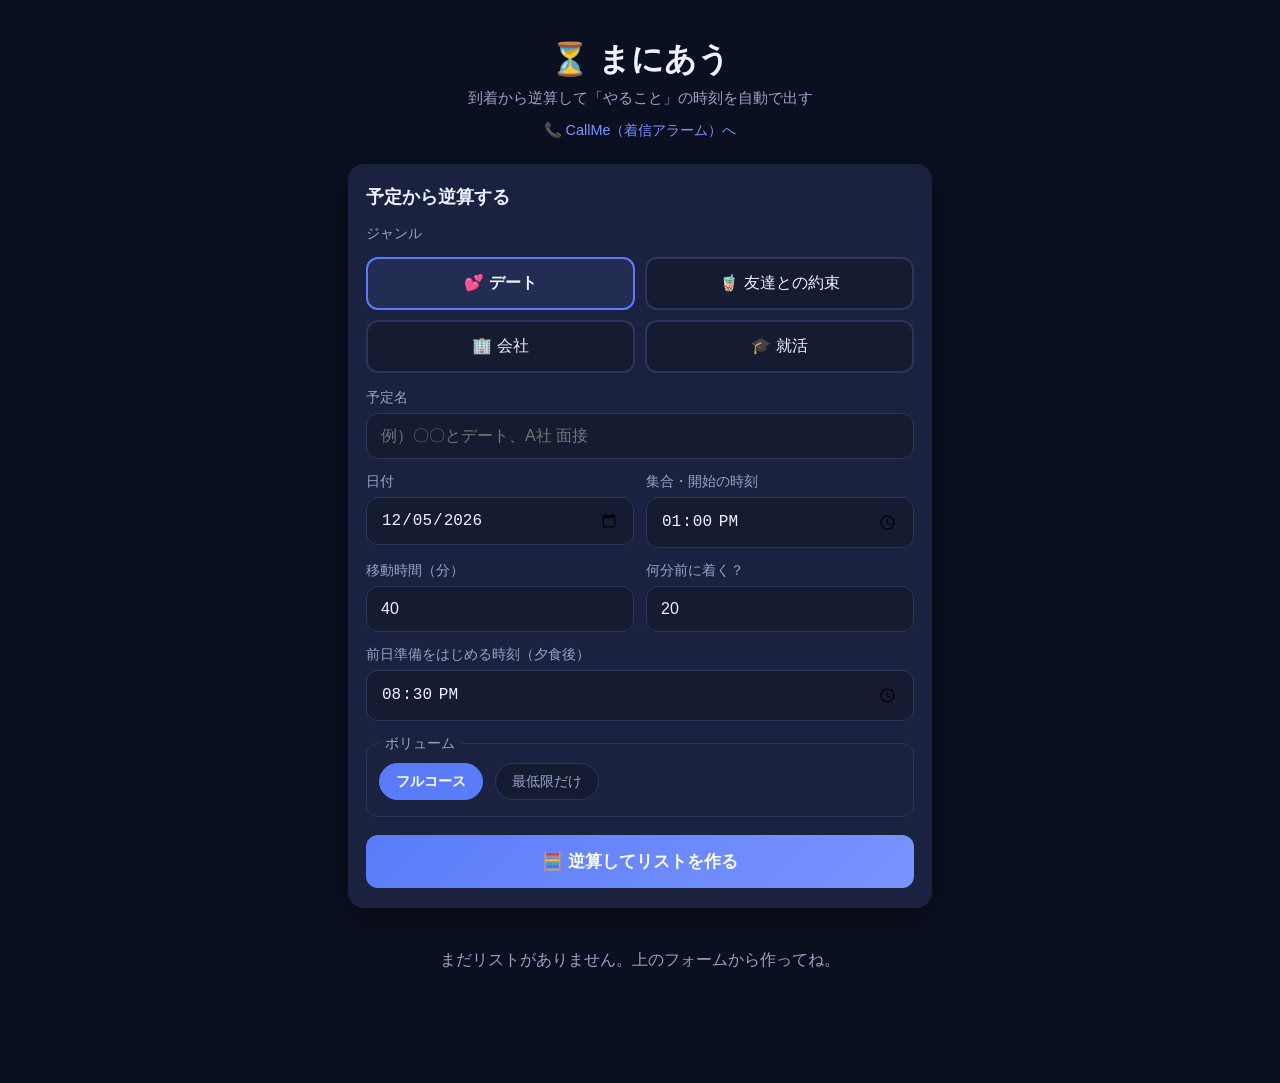
<file: prep.html>
<!DOCTYPE html>
<html lang="ja">
<head>
  <meta charset="UTF-8" />
  <meta name="viewport" content="width=device-width, initial-scale=1.0, viewport-fit=cover" />
  <meta name="theme-color" content="#0b1020" />
  <title>まにあう - 到着から逆算するじたくリスト</title>
  <link rel="manifest" href="manifest.json" />
  <link rel="stylesheet" href="prep.css" />
</head>
<body>
  <main class="screen">
    <header class="app-header">
      <h1>⏳ まにあう</h1>
      <p class="tagline">到着から逆算して「やること」の時刻を自動で出す</p>
      <nav class="topnav">
        <a href="index.html">📞 CallMe（着信アラーム）へ</a>
      </nav>
    </header>

    <section class="add-card">
      <h2>予定から逆算する</h2>
      <form id="plan-form">
        <label><span>ジャンル</span></label>
        <div class="cats" id="cats">
          <button type="button" class="cat" data-cat="date">💕 デート</button>
          <button type="button" class="cat" data-cat="friends">🧋 友達との約束</button>
          <button type="button" class="cat" data-cat="work">🏢 会社</button>
          <button type="button" class="cat" data-cat="job">🎓 就活</button>
        </div>

        <label>
          <span>予定名</span>
          <input type="text" id="name" placeholder="例）〇〇とデート、A社 面接" maxlength="40" />
        </label>

        <div class="row">
          <label>
            <span>日付</span>
            <input type="date" id="date" required />
          </label>
          <label>
            <span>集合・開始の時刻</span>
            <input type="time" id="meeting" required />
          </label>
        </div>

        <div class="row">
          <label>
            <span>移動時間（分）</span>
            <input type="number" id="travel" min="0" max="600" step="5" value="40" />
          </label>
          <label>
            <span>何分前に着く？</span>
            <input type="number" id="early" min="0" max="120" step="5" value="20" />
          </label>
        </div>

        <label>
          <span>前日準備をはじめる時刻（夕食後）</span>
          <input type="time" id="night" value="20:30" />
        </label>

        <fieldset class="mode">
          <legend>ボリューム</legend>
          <label class="seg"><input type="radio" name="mode" value="full" checked /><span>フルコース</span></label>
          <label class="seg"><input type="radio" name="mode" value="minimal" /><span>最低限だけ</span></label>
        </fieldset>

        <button type="submit" class="primary">🧮 逆算してリストを作る</button>
      </form>
    </section>

    <section id="plans"></section>
  </main>

  <script src="prep.js"></script>
</body>
</html>
</file>
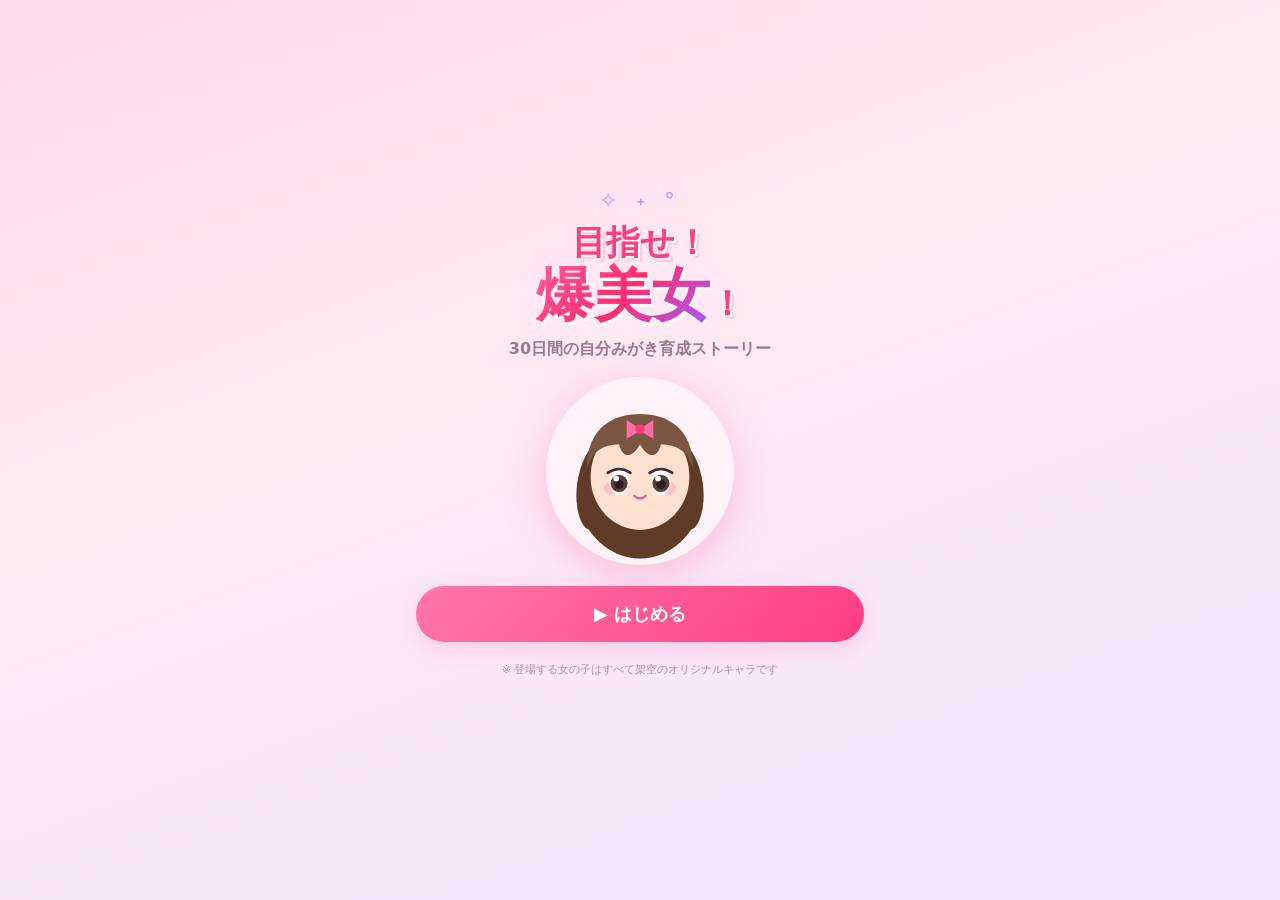
<file: bakubijo/standalone.html>
<!DOCTYPE html>
<html lang="ja">
<head>
<meta charset="UTF-8">
<meta name="theme-color" content="#ff77aa">
</head>
<body>
<title>目指せ！爆美女！</title>
<meta name="viewport" content="width=device-width, initial-scale=1.0, maximum-scale=1.0, user-scalable=no, viewport-fit=cover">
<style>
:root{
  --pink:#ff77aa;
  --pink-deep:#ff3d84;
  --purple:#a874ff;
  --cream:#fff6fb;
  --ink:#5a3a52;
  --ink-soft:#9a7a92;
  --card:#ffffff;
  --shadow:0 8px 24px rgba(255,90,150,.18);
}
*{box-sizing:border-box;-webkit-tap-highlight-color:transparent}
html,body{margin:0;padding:0}
body{
  font-family:"Hiragino Maru Gothic ProN","Hiragino Sans","Yu Gothic",system-ui,sans-serif;
  color:var(--ink);
  background:linear-gradient(160deg,#ffd9ec 0%,#ffe9f4 40%,#f0e4ff 100%);
  min-height:100dvh;
  overscroll-behavior:none;
}
.screen{
  max-width:480px;margin:0 auto;padding:16px 16px 40px;
  min-height:100dvh;
}
.screen[hidden]{display:none}
b{font-weight:800}

/* ---------- ボタン ---------- */
.btn{
  border:none;border-radius:999px;padding:12px 20px;font-size:16px;font-weight:800;
  font-family:inherit;cursor:pointer;transition:transform .08s, box-shadow .15s;
}
.btn:active{transform:scale(.95)}
.btn-primary{background:linear-gradient(135deg,var(--pink),var(--pink-deep));color:#fff;box-shadow:var(--shadow)}
.btn-ghost{background:rgba(255,255,255,.7);color:var(--ink);border:2px solid #ffc7de}
.btn-lg{width:100%;padding:16px;font-size:18px;margin-top:8px}
.btn-sleep{background:linear-gradient(135deg,#b79bff,#8b6bff);color:#fff;padding:10px 14px;font-size:14px;box-shadow:0 6px 16px rgba(140,100,255,.3)}

/* ---------- タイトル ---------- */
.title-screen{display:flex;flex-direction:column;align-items:center;justify-content:center;text-align:center;gap:6px}
.title-sparkle{font-size:22px;letter-spacing:6px;color:var(--purple);opacity:.7}
.title-logo{font-size:34px;line-height:1.15;margin:4px 0;color:var(--pink-deep);text-shadow:2px 2px 0 #fff, 4px 4px 0 rgba(255,120,170,.25)}
.title-logo .big{font-size:58px;display:inline-block;background:linear-gradient(135deg,#ff5aa0,#ff2d6f,#a15bff);-webkit-background-clip:text;background-clip:text;-webkit-text-fill-color:transparent;text-shadow:none;filter:drop-shadow(2px 3px 0 #fff)}
.title-sub{color:var(--ink-soft);font-weight:700;margin:0 0 4px}
.title-hero{width:190px;height:190px;margin:6px 0}
.title-hero svg,.intro-hero svg{width:100%;height:100%;filter:drop-shadow(0 10px 20px rgba(255,90,150,.3))}
.title-note{font-size:11px;color:var(--ink-soft);opacity:.8;margin-top:14px}

/* ---------- 名前入力 ---------- */
.intro-screen{display:flex;flex-direction:column;align-items:center;justify-content:center;text-align:center;gap:10px}
.intro-title{color:var(--pink-deep);margin:0}
.intro-hero{width:150px;height:150px}
.intro-label{font-weight:800;color:var(--ink-soft);margin-top:6px}
.name-input{
  width:100%;max-width:280px;padding:14px 18px;border-radius:16px;border:2px solid #ffc7de;
  font-size:20px;text-align:center;font-family:inherit;font-weight:800;color:var(--ink);background:#fff;
}
.name-input:focus{outline:none;border-color:var(--pink)}

/* ---------- 目標選択 ---------- */
.goal-screen{display:flex;flex-direction:column;padding-top:24px}
.goal-lead{color:var(--ink-soft);font-weight:700;font-size:13px;text-align:center;margin:2px 0 14px;line-height:1.6}
.goal-list{display:flex;flex-direction:column;gap:12px}
.goal-card{display:flex;gap:12px;align-items:center;background:#fff;border-radius:18px;padding:14px;box-shadow:var(--shadow);border:3px solid transparent;cursor:pointer;text-align:left;transition:transform .08s,border-color .15s}
.goal-card:active{transform:scale(.97)}
.goal-card:hover{border-color:#ffc7de}
.goal-emoji{font-size:38px;line-height:1;flex:0 0 auto}
.goal-body{flex:1;min-width:0;display:flex;flex-direction:column}
.goal-name{display:block;font-weight:900;font-size:16px;color:var(--pink-deep)}
.goal-desc{display:block;font-size:12px;font-weight:600;color:var(--ink-soft);line-height:1.5;margin-top:2px}
.goal-focus{display:block;font-size:11px;font-weight:800;color:var(--purple);margin-top:5px}
.rank-goal{display:inline-block;font-size:11px;font-weight:800;color:var(--purple);background:#f3ecff;padding:2px 8px;border-radius:8px;margin:2px 0}
.rank-goal:empty{display:none}

/* ---------- HUD ---------- */
.hud{display:flex;align-items:center;justify-content:space-between;margin-bottom:12px}
.hud-day{display:flex;align-items:baseline;gap:4px;background:#fff;padding:6px 14px;border-radius:14px;box-shadow:var(--shadow)}
.hud-day-label{font-size:11px;font-weight:800;color:var(--pink);letter-spacing:1px}
.hud-day-num{font-size:24px;font-weight:900;color:var(--pink-deep)}
.hud-day-max{font-size:12px;color:var(--ink-soft);font-weight:700}
.hud-right{display:flex;gap:6px}
.hud-chip{background:#fff;padding:6px 10px;border-radius:12px;font-size:13px;font-weight:700;box-shadow:var(--shadow)}

/* ---------- ランクバナー ---------- */
.rank-banner{display:flex;gap:12px;align-items:center;background:#fff;border-radius:20px;padding:12px;box-shadow:var(--shadow);margin-bottom:12px}
.rank-avatar{width:76px;height:76px;flex:0 0 auto;border-radius:50%;background:linear-gradient(135deg,#ffe3f0,#f1e2ff);overflow:hidden}
.rank-avatar svg{width:100%;height:100%}
.rank-info{flex:1;min-width:0}
.rank-name{font-weight:900;font-size:17px}
.rank-title{font-size:14px;font-weight:800;color:var(--pink-deep);margin:1px 0 6px}
.charm-row{display:flex;align-items:center;gap:6px}
.charm-label{font-size:11px;font-weight:800;color:var(--purple)}
.charm-bar{flex:1;height:12px;background:#f2e6f4;border-radius:8px;overflow:hidden}
.charm-bar i{display:block;height:100%;width:0;border-radius:8px;background:linear-gradient(90deg,#ff9ec6,#ff2d6f,#a15bff);transition:width .5s}
.charm-val{font-size:13px;font-weight:900;color:var(--pink-deep);min-width:26px;text-align:right}

/* ---------- ステータス ---------- */
.stats{display:grid;grid-template-columns:1fr 1fr;gap:8px;margin-bottom:14px}
.stat{background:#fff;border-radius:14px;padding:8px 10px;box-shadow:0 4px 12px rgba(255,90,150,.1)}
.stat-top{display:flex;justify-content:space-between;align-items:center;font-size:12px;font-weight:800;margin-bottom:4px}
.stat-name{color:var(--ink)}
.stat-num{color:var(--ink-soft)}
.stat-bar{height:8px;background:#f2e6f4;border-radius:6px;overflow:hidden}
.stat-bar i{display:block;height:100%;width:0;border-radius:6px;transition:width .4s}
.stat.pop{animation:pop .4s}
@keyframes pop{0%{transform:scale(1)}40%{transform:scale(1.06)}100%{transform:scale(1)}}

/* ---------- 行動力 ---------- */
.ap-row{display:flex;align-items:center;gap:8px;margin-bottom:10px}
.ap-label{font-size:12px;font-weight:800;color:var(--ink-soft)}
.ap-dots{display:flex;gap:4px;flex:1}
.ap-dot{width:16px;height:16px;border-radius:50%;background:#ffd0e4;box-shadow:inset 0 0 0 2px #ffb3d3}
.ap-dot.on{background:radial-gradient(circle at 35% 30%,#fff,#ff5aa0);box-shadow:0 2px 6px rgba(255,90,150,.5)}

/* ---------- 行動カード ---------- */
.actions{display:grid;grid-template-columns:1fr 1fr;gap:10px;margin-bottom:16px}
.action{
  background:#fff;border-radius:16px;padding:12px 10px;text-align:center;cursor:pointer;
  box-shadow:0 4px 14px rgba(255,90,150,.12);border:2px solid transparent;transition:transform .08s,border-color .15s;
  position:relative;
}
.action:active{transform:scale(.96)}
.action.disabled{opacity:.45;pointer-events:none;filter:grayscale(.4)}
.action-emoji{font-size:30px;line-height:1}
.action-name{font-weight:900;font-size:14px;margin-top:4px}
.action-tag{font-size:10px;font-weight:800;color:var(--ink-soft);margin-top:2px}
.action-cost{position:absolute;top:6px;right:8px;font-size:10px;font-weight:800;color:var(--pink-deep)}

/* ---------- ログ ---------- */
.log-panel{background:rgba(255,255,255,.75);border-radius:16px;padding:12px;margin-bottom:16px}
.log-title{font-weight:900;font-size:13px;color:var(--pink-deep);margin-bottom:6px}
.log{display:flex;flex-direction:column;gap:5px;max-height:150px;overflow-y:auto;font-size:13px;line-height:1.5}
.log-item{padding:6px 10px;background:#fff;border-radius:10px;font-weight:600}
.log-item.good{color:#c81f6b}
.log-item.bad{color:#8a6fb0}
.log-item.story{background:linear-gradient(135deg,#fff3f9,#f3ecff);font-weight:800}

.btn-reset{width:100%;font-size:13px;padding:10px;opacity:.85}

/* ---------- オーバーレイ共通 ---------- */
.overlay{position:fixed;inset:0;background:rgba(90,40,80,.45);backdrop-filter:blur(4px);display:flex;align-items:center;justify-content:center;padding:20px;z-index:20;animation:fade .2s}
.overlay[hidden]{display:none}
@keyframes fade{from{opacity:0}to{opacity:1}}

/* 確認カード */
.confirm-card{background:#fff;border-radius:24px;padding:24px;width:100%;max-width:340px;text-align:center;box-shadow:var(--shadow);animation:pop .25s}
.confirm-emoji{font-size:52px}
.confirm-name{font-size:20px;font-weight:900;margin-top:4px;color:var(--pink-deep)}
.confirm-desc{color:var(--ink-soft);font-weight:700;font-size:14px;margin:6px 0}
.confirm-cost{font-size:13px;font-weight:800;color:var(--purple);margin-bottom:14px}
.confirm-btns{display:flex;gap:10px}
.confirm-btns .btn{flex:1}

/* 会話 */
.dialogue{flex-direction:column;justify-content:flex-end;padding:0}
.dlg-stage{flex:1;display:flex;align-items:flex-end;justify-content:center;width:100%;overflow:hidden;padding-bottom:6px}
.dlg-avatar{width:210px;height:210px;animation:rise .35s ease-out}
.dlg-avatar svg{width:100%;height:100%;filter:drop-shadow(0 8px 18px rgba(120,40,90,.4))}
@keyframes rise{from{transform:translateY(30px);opacity:0}to{transform:translateY(0);opacity:1}}
.dlg-box{background:#fff;border-radius:24px 24px 0 0;padding:18px 20px 30px;width:100%;max-width:480px;box-shadow:0 -6px 24px rgba(120,40,90,.3);min-height:150px;cursor:pointer}
.dlg-name{font-weight:900;font-size:16px;color:var(--pink-deep);margin-bottom:6px}
.dlg-name:empty{display:none}
.dlg-text{font-size:16px;line-height:1.65;font-weight:600;min-height:52px}
.dlg-choices{display:flex;flex-direction:column;gap:8px;margin-top:12px}
.dlg-choice{background:linear-gradient(135deg,#fff0f7,#f3ecff);border:2px solid #ffc7de;border-radius:14px;padding:12px;font-weight:800;font-family:inherit;font-size:15px;color:var(--ink);cursor:pointer}
.dlg-choice:active{transform:scale(.97)}
.dlg-tap{text-align:right;font-size:12px;font-weight:800;color:var(--pink);margin-top:10px;animation:blink 1.2s infinite}
@keyframes blink{0%,100%{opacity:.4}50%{opacity:1}}

/* エンディング */
.ending-card{background:#fff;border-radius:28px;padding:26px 22px;width:100%;max-width:360px;text-align:center;box-shadow:var(--shadow);animation:pop .35s}
.ending-burst{color:var(--purple);letter-spacing:4px;font-size:18px}
.ending-avatar{width:150px;height:150px;margin:6px auto}
.ending-avatar svg{width:100%;height:100%;filter:drop-shadow(0 10px 20px rgba(255,90,150,.35))}
.ending-rank{font-size:26px;font-weight:900;background:linear-gradient(135deg,#ff5aa0,#a15bff);-webkit-background-clip:text;background-clip:text;-webkit-text-fill-color:transparent;margin:4px 0}
.ending-name{font-weight:800;color:var(--ink-soft);margin-bottom:10px}
.ending-stats{display:flex;flex-wrap:wrap;gap:6px;justify-content:center;margin-bottom:12px}
.ending-stat{font-size:11px;font-weight:800;background:#fff0f7;color:var(--pink-deep);padding:4px 8px;border-radius:8px}
.ending-msg{font-size:14px;font-weight:700;line-height:1.6;color:var(--ink);margin-bottom:16px;white-space:pre-line}
</style>


<!-- ===== タイトル画面 ===== -->
<section id="title" class="screen title-screen">
  <div class="title-sparkle">✧ ˖ °</div>
  <h1 class="title-logo">目指せ！<br><span class="big">爆美女</span>！</h1>
  <p class="title-sub">30日間の自分みがき育成ストーリー</p>
  <div class="title-hero" id="titleHero"></div>
  <button class="btn btn-primary btn-lg" id="startBtn">▶ はじめる</button>
  <button class="btn btn-ghost" id="continueBtn" hidden>つづきから</button>
  <p class="title-note">※ 登場する女の子はすべて架空のオリジナルキャラです</p>
</section>

<!-- ===== 名前入力 ===== -->
<section id="intro" class="screen intro-screen" hidden>
  <h2 class="intro-title">あなたのプロフィール</h2>
  <div class="intro-hero" id="introHero"></div>
  <label class="intro-label">なまえ</label>
  <input id="nameInput" class="name-input" type="text" maxlength="8" placeholder="なまえを入力" value="ミライ">
  <button class="btn btn-primary btn-lg" id="introGoBtn">つぎへ 💄</button>
</section>

<!-- ===== 目標（なりたい爆美女）選択 ===== -->
<section id="goal" class="screen goal-screen" hidden>
  <h2 class="intro-title">どんな爆美女を目指す？</h2>
  <p class="goal-lead">なりたい雰囲気を選んでね。得意ステータスが少し伸びた状態でスタートするよ。</p>
  <div class="goal-list" id="goalList"></div>
</section>

<!-- ===== メインゲーム ===== -->
<section id="game" class="screen game-screen" hidden>

  <header class="hud">
    <div class="hud-day">
      <span class="hud-day-label">DAY</span>
      <span class="hud-day-num" id="hudDay">1</span>
      <span class="hud-day-max">/ 30</span>
    </div>
    <div class="hud-right">
      <div class="hud-chip" title="コイン">💰 <b id="hudMoney">0</b></div>
      <div class="hud-chip" title="フォロワー">👥 <b id="hudFollowers">0</b></div>
    </div>
  </header>

  <div class="rank-banner" id="rankBanner">
    <div class="rank-avatar" id="playerAvatar"></div>
    <div class="rank-info">
      <div class="rank-name" id="playerName">ミライ</div>
      <div class="rank-goal" id="goalChip"></div>
      <div class="rank-title" id="rankTitle">🐣 これからのあなた</div>
      <div class="charm-row">
        <span class="charm-label">魅力</span>
        <div class="charm-bar"><i id="charmFill"></i></div>
        <span class="charm-val" id="charmVal">0</span>
      </div>
    </div>
  </div>

  <div class="stats" id="stats"></div>

  <div class="ap-row">
    <span class="ap-label">今日の行動力</span>
    <span class="ap-dots" id="apDots"></span>
    <button class="btn btn-sleep" id="sleepBtn">😴 おやすみ（次の日へ）</button>
  </div>

  <div class="actions" id="actions"></div>

  <div class="log-panel">
    <div class="log-title">📖 できごと</div>
    <div class="log" id="log"></div>
  </div>

  <button class="btn btn-ghost btn-reset" id="resetBtn">最初からやり直す</button>
</section>

<!-- ===== 行動確認モーダル ===== -->
<div id="confirm" class="overlay" hidden>
  <div class="confirm-card">
    <div class="confirm-emoji" id="confirmEmoji">✨</div>
    <div class="confirm-name" id="confirmName"></div>
    <div class="confirm-desc" id="confirmDesc"></div>
    <div class="confirm-cost" id="confirmCost"></div>
    <div class="confirm-btns">
      <button class="btn btn-ghost" id="confirmNo">やめる</button>
      <button class="btn btn-primary" id="confirmYes">やる！</button>
    </div>
  </div>
</div>

<!-- ===== 会話（ストーリー）モーダル ===== -->
<div id="dialogue" class="overlay dialogue" hidden>
  <div class="dlg-stage">
    <div class="dlg-avatar" id="dlgAvatar"></div>
  </div>
  <div class="dlg-box" id="dlgBox">
    <div class="dlg-name" id="dlgName"></div>
    <div class="dlg-text" id="dlgText"></div>
    <div class="dlg-choices" id="dlgChoices"></div>
    <div class="dlg-tap" id="dlgTap">タップで進む ▸</div>
  </div>
</div>

<!-- ===== エンディング ===== -->
<div id="ending" class="overlay ending" hidden>
  <div class="ending-card">
    <div class="ending-burst">✦ ˖ ✧ ˖ ✦</div>
    <div class="ending-avatar" id="endingAvatar"></div>
    <div class="ending-rank" id="endingRank"></div>
    <div class="ending-name" id="endingName"></div>
    <div class="ending-stats" id="endingStats"></div>
    <div class="ending-msg" id="endingMsg"></div>
    <button class="btn btn-primary btn-lg" id="endingAgain">もう一度あそぶ 🔁</button>
  </div>
</div>

<script>
/* =========================================================
   目指せ！爆美女！  — 30日間 自分みがき育成ゲーム
   ※ 登場キャラはすべて架空のオリジナルです
   ========================================================= */
'use strict';

const MAX_DAY = 30;
const AP_PER_DAY = 3;
const SAVE_KEY = 'bakubijo_save_v1';
const $ = (id) => document.getElementById(id);
const rnd = (a, b) => Math.floor(Math.random() * (b - a + 1)) + a;
const clamp = (v, lo, hi) => Math.max(lo, Math.min(hi, v));

/* ---------- ステータス定義 ---------- */
const STATS = [
  { key: 'bihada',  name: '美肌',       color: '#ff8fb1' },
  { key: 'style',   name: 'スタイル',   color: '#8fd3ff' },
  { key: 'fashion', name: 'ファッション', color: '#c79cff' },
  { key: 'chisei',  name: '知性',       color: '#8fe0c0' },
  { key: 'mental',  name: 'メンタル',   color: '#ffd27f' },
];

/* =========================================================
   アバター（SVGで描くオリジナルの女の子）
   ========================================================= */
function shade(hex, amt = -26) {
  const n = parseInt(hex.slice(1), 16);
  const r = clamp((n >> 16) + amt, 0, 255);
  const g = clamp(((n >> 8) & 255) + amt, 0, 255);
  const b = clamp((n & 255) + amt, 0, 255);
  return '#' + ((1 << 24) + (r << 16) + (g << 8) + b).toString(16).slice(1);
}

function eyeSVG(cx, cy, color) {
  return `
    <ellipse cx="${cx}" cy="${cy}" rx="10" ry="13" fill="#fff"/>
    <circle cx="${cx}" cy="${cy + 1}" r="9" fill="${color}"/>
    <circle cx="${cx}" cy="${cy + 2}" r="5" fill="#2a1f28"/>
    <circle cx="${cx - 3}" cy="${cy - 4}" r="3" fill="#fff"/>
    <path d="M ${cx - 12} ${cy - 10} Q ${cx} ${cy - 18} ${cx + 12} ${cy - 10}"
          stroke="#3a2a34" stroke-width="2.6" fill="none" stroke-linecap="round"/>`;
}

function sideHair(kind, shd) {
  switch (kind) {
    case 'twin':
      return `<circle cx="38" cy="152" r="27" fill="${shd}"/><circle cx="162" cy="152" r="27" fill="${shd}"/>
              <rect x="52" y="112" width="18" height="48" rx="9" fill="${shd}"/><rect x="130" y="112" width="18" height="48" rx="9" fill="${shd}"/>`;
    case 'long':
      return `<rect x="30" y="102" width="28" height="86" rx="14" fill="${shd}"/><rect x="142" y="102" width="28" height="86" rx="14" fill="${shd}"/>`;
    case 'wave':
      return `<circle cx="40" cy="138" r="21" fill="${shd}"/><circle cx="52" cy="166" r="17" fill="${shd}"/>
              <circle cx="160" cy="138" r="21" fill="${shd}"/><circle cx="148" cy="166" r="17" fill="${shd}"/>`;
    default: /* med */
      return `<ellipse cx="48" cy="126" rx="15" ry="36" fill="${shd}"/><ellipse cx="152" cy="126" rx="15" ry="36" fill="${shd}"/>`;
  }
}

const ACC = {
  none: '',
  star: `<path d="M150 40 l5 11 12 1 -9 8 3 12 -11 -6 -11 6 3 -12 -9 -8 12 -1 z" fill="#ffd54a" stroke="#ff9d00" stroke-width="1.5"/>`,
  heart: `<path d="M54 58 c-7 -9 -20 -3 -15 8 c3 7 15 13 15 13 c0 0 12 -6 15 -13 c5 -11 -8 -17 -15 -8 z" fill="#ff6fa3"/>`,
  bow: `<path d="M86 46 l14 10 14 -10 v20 l-14 -8 -14 8 z" fill="#ff6fa3"/><circle cx="100" cy="56" r="5" fill="#ff3d84"/>`,
  crown: `<path d="M74 44 l8 14 18 -18 18 18 8 -14 v20 h-52 z" fill="#ffd54a" stroke="#ff9d00" stroke-width="1.5"/>
          <circle cx="82" cy="44" r="3" fill="#ff5aa0"/><circle cx="100" cy="40" r="3" fill="#ff5aa0"/><circle cx="118" cy="44" r="3" fill="#ff5aa0"/>`,
};

function avatarSVG(o) {
  const skin = o.skin || '#ffe1d2';
  const hair = o.hair || '#6f5140';
  const shd = o.hairShade || shade(hair);
  const eye = o.eye || '#4a3a44';
  const blush = o.blush || '#ffb1c8';
  const acc = ACC[o.acc || 'none'] || '';
  const bg = o.bg ? `<circle cx="100" cy="100" r="99" fill="${o.bg}"/>` : '';
  return `<svg viewBox="0 0 200 200" xmlns="http://www.w3.org/2000/svg">
    ${bg}
    ${sideHair(o.side || 'med', shd)}
    <ellipse cx="100" cy="120" rx="66" ry="72" fill="${shd}"/>
    <ellipse cx="100" cy="106" rx="52" ry="56" fill="${skin}"/>
    <ellipse cx="70" cy="118" rx="8" ry="7" fill="${blush}" opacity=".7"/>
    <ellipse cx="130" cy="118" rx="8" ry="7" fill="${blush}" opacity=".7"/>
    ${eyeSVG(78, 112, eye)}
    ${eyeSVG(122, 112, eye)}
    <path d="M94 126 Q100 132 106 126" stroke="#c86a86" stroke-width="2.4" fill="none" stroke-linecap="round"/>
    <path d="M44 98 C44 54 72 40 100 40 C128 40 156 54 156 98
             C150 78 138 72 122 72 C118 88 108 86 100 72
             C92 86 82 88 78 72 C62 72 50 78 44 98 Z" fill="${hair}"/>
    ${acc}
  </svg>`;
}

/* ---------- キャラクター ---------- */
function charFace(key, playerAcc) {
  switch (key) {
    case 'you':
      return avatarSVG({ hair: '#7a5642', eye: '#5a3f36', side: 'med', bg: '#fff2f8', acc: playerAcc || 'none' });
    case 'mina':  // トップアイドル
      return avatarSVG({ hair: '#ff9fce', hairShade: '#f57bb4', eye: '#d64f96', blush: '#ff9dbf', side: 'twin', bg: '#fff0f7', acc: 'star' });
    case 'coco':  // 美容インフルエンサー
      return avatarSVG({ hair: '#e0a75f', hairShade: '#c98a3e', eye: '#a6743c', blush: '#ffb0a0', side: 'wave', bg: '#fff6ec', acc: 'heart' });
    case 'reina': // クールなライバル読者モデル
      return avatarSVG({ hair: '#3d3448', hairShade: '#2b2434', eye: '#8a63c8', blush: '#e79bb0', side: 'long', bg: '#efeaff', acc: 'none' });
    default:
      return avatarSVG({});
  }
}
const CHAR_NAME = { you: 'あなた', mina: 'MINA', coco: 'ここ', reina: 'レイナ', narr: '' };

/* ---------- 目標（なりたい爆美女タイプ） ---------- */
const GOALS = {
  sexy: {
    emoji: '💋', name: '大人セクシー系', focus: ['bihada', 'style', 'mental'],
    desc: 'ミステリアスな色っぽさで、思わず目が離せなくなる大人の女性。',
    end: '匂い立つような色気に、会場中がため息をもらした。',
  },
  natural: {
    emoji: '🌿', name: 'ナチュラル自然体系', focus: ['style', 'chisei', 'mental'],
    desc: '飾らないのに惹かれる。ボーイッシュさと女性らしさが同居する自然体。',
    end: 'ボーイッシュさと女性らしさが溶け合った、あなただけの自然体が眩しかった。',
  },
  gorgeous: {
    emoji: '👑', name: '華やかアイドル系', focus: ['fashion', 'bihada', 'mental'],
    desc: 'キラキラ王道。ステージの真ん中がいちばん似合う華やかさ。',
    end: 'スポットライトを味方につけた王道の華やかさに、大歓声が上がった。',
  },
  cool: {
    emoji: '🖤', name: '知的クール系', focus: ['chisei', 'fashion', 'mental'],
    desc: '凛としてかっこいい。知性とセンスでクールに魅せる。',
    end: '凛とした知的な佇まいに、誰もが息をのんで見入っていた。',
  },
};

/* =========================================================
   ゲーム状態
   ========================================================= */
function defaultState() {
  return {
    name: 'ミライ',
    goal: 'sexy',
    day: 1,
    ap: AP_PER_DAY,
    money: 3000,
    followers: 120,
    stats: { bihada: 18, style: 18, fashion: 16, chisei: 18, mental: 24 },
    log: [],
    done: {},   // 発生済みイベントフラグ
  };
}
let S = defaultState();

function charm() {
  const v = STATS.reduce((s, st) => s + S.stats[st.key], 0) / STATS.length;
  return Math.round(v);
}
function goalScore() {
  const g = GOALS[S.goal] || GOALS.sexy;
  return Math.round(g.focus.reduce((s, k) => s + S.stats[k], 0) / g.focus.length);
}
function rankInfo(c = charm()) {
  if (c >= 90) return { t: '👑 爆美女（伝説級）', acc: 'crown' };
  if (c >= 78) return { t: '💎 正真正銘の美女', acc: 'star' };
  if (c >= 64) return { t: '🌸 かわいい系美女', acc: 'bow' };
  if (c >= 48) return { t: '🌱 みがけば光る原石', acc: 'heart' };
  if (c >= 30) return { t: '🐣 これからのあなた', acc: 'none' };
  return { t: '🌰 スタート地点', acc: 'none' };
}

function save() { try { localStorage.setItem(SAVE_KEY, JSON.stringify(S)); } catch (e) {} }
function hasSave() { try { return !!localStorage.getItem(SAVE_KEY); } catch (e) { return false; } }
function load() { try { S = JSON.parse(localStorage.getItem(SAVE_KEY)) || defaultState(); } catch (e) { S = defaultState(); } }
function wipe() { try { localStorage.removeItem(SAVE_KEY); } catch (e) {} }

/* ---------- ログ ---------- */
function logMsg(text, tone = '') {
  S.log.unshift({ text, tone });
  if (S.log.length > 30) S.log.pop();
}

/* ---------- 効果を反映 ---------- */
function grant(effect, msg, tone) {
  if (effect.stats) for (const k in effect.stats) S.stats[k] = clamp(S.stats[k] + effect.stats[k], 0, 100);
  if (effect.money) S.money = Math.max(0, S.money + effect.money);
  if (effect.followers) S.followers = Math.max(0, S.followers + effect.followers);
  if (msg) logMsg(msg, tone || 'good');
}

/* =========================================================
   行動（アクション）
   ========================================================= */
const ACTIONS = [
  { id: 'skincare', name: 'スキンケア', emoji: '🧴', tag: '美肌↑', ap: 1, cost: 0,
    run: () => ({ stats: { bihada: rnd(4, 7), mental: 1 }, msg: 'ていねいにスキンケア。お肌つるつる✨' }) },
  { id: 'gym', name: '運動・ジム', emoji: '🏃‍♀️', tag: 'スタイル↑', ap: 1, cost: 0,
    run: () => ({ stats: { style: rnd(4, 7), mental: 1 }, msg: '汗を流してスッキリ！引き締まってきた💪' }) },
  { id: 'fashion', name: 'ファッション研究', emoji: '👗', tag: 'ファッション↑', ap: 1, cost: 300,
    run: () => ({ stats: { fashion: rnd(4, 7) }, money: -300, msg: '雑誌とショップでトレンドを研究👗' }) },
  { id: 'study', name: '勉強・読書', emoji: '📚', tag: '知性↑', ap: 1, cost: 0,
    run: () => ({ stats: { chisei: rnd(4, 7) }, msg: '本を読んで内面みがき📚 教養は裏切らない' }) },
  { id: 'care', name: 'セルフケア', emoji: '🧘‍♀️', tag: 'メンタル↑', ap: 1, cost: 0,
    run: () => ({ stats: { mental: rnd(5, 8) }, msg: '深呼吸して心を整えた。わたし、えらい🧘‍♀️' }) },
  { id: 'este', name: 'エステ', emoji: '💆‍♀️', tag: '美肌↑↑', ap: 2, cost: 1500,
    run: () => ({ stats: { bihada: rnd(9, 14), mental: 2 }, money: -1500, msg: '奮発してエステへ！別人級のうるおい💎' }) },
  { id: 'baito', name: 'バイト', emoji: '💰', tag: 'コイン↑', ap: 2, cost: 0,
    run: () => { const m = rnd(1800, 2600); return { money: m, stats: { mental: -rnd(1, 3) }, msg: `バイトで ${m}コイン ゲット！ちょっと疲れた…`, tone: '' }; } },
  { id: 'sns', name: 'SNS投稿', emoji: '📸', tag: 'フォロワー↑', ap: 1, cost: 0,
    run: () => {
      const c = charm();
      const gain = Math.round(c * rnd(3, 7)) + rnd(20, 90);
      const good = Math.random() < clamp(c / 100 + 0.35, 0, 0.95);
      if (good) return { followers: gain, stats: { mental: 2, fashion: 1 }, msg: `映える投稿がバズった📸 +${gain}フォロワー！` };
      return { followers: Math.round(gain * 0.4), stats: { mental: -2 }, msg: 'うーん、反応いまいち…でも気にしない！', tone: 'bad' };
    } },
];

/* =========================================================
   画面制御
   ========================================================= */
function show(screen) {
  ['title', 'intro', 'goal', 'game'].forEach((s) => { $(s).hidden = s !== screen; });
}

function render() {
  const c = charm();
  const rk = rankInfo(c);
  $('hudDay').textContent = S.day;
  $('hudMoney').textContent = S.money.toLocaleString();
  $('hudFollowers').textContent = S.followers.toLocaleString();
  $('playerName').textContent = S.name;
  const g = GOALS[S.goal] || GOALS.sexy;
  $('goalChip').textContent = `🎯 目指せ！${g.emoji}${g.name}`;
  $('rankTitle').textContent = rk.t;
  $('playerAvatar').innerHTML = charFace('you', rk.acc);
  $('charmFill').style.width = c + '%';
  $('charmVal').textContent = c;

  // ステータス
  $('stats').innerHTML = STATS.map((st) => {
    const v = S.stats[st.key];
    return `<div class="stat" data-k="${st.key}">
      <div class="stat-top"><span class="stat-name">${st.name}</span><span class="stat-num">${v}</span></div>
      <div class="stat-bar"><i style="width:${v}%;background:${st.color}"></i></div>
    </div>`;
  }).join('');

  // 行動力ドット
  $('apDots').innerHTML = Array.from({ length: AP_PER_DAY }, (_, i) =>
    `<span class="ap-dot ${i < S.ap ? 'on' : ''}"></span>`).join('');

  // 行動カード
  $('actions').innerHTML = ACTIONS.map((a) => {
    const disabled = a.ap > S.ap || (a.cost > S.money);
    return `<div class="action ${disabled ? 'disabled' : ''}" data-id="${a.id}">
      <span class="action-cost">${'●'.repeat(a.ap)}${a.cost ? ' 💰' + a.cost : ''}</span>
      <div class="action-emoji">${a.emoji}</div>
      <div class="action-name">${a.name}</div>
      <div class="action-tag">${a.tag}</div>
    </div>`;
  }).join('');

  // ログ
  $('log').innerHTML = S.log.length
    ? S.log.map((l) => `<div class="log-item ${l.tone}">${l.text}</div>`).join('')
    : '<div class="log-item">今日は何をする？</div>';
}

function bump(key) {
  const el = document.querySelector(`.stat[data-k="${key}"]`);
  if (el) { el.classList.remove('pop'); void el.offsetWidth; el.classList.add('pop'); }
}

/* =========================================================
   行動の確認 → 実行
   ========================================================= */
let pendingAction = null;
function askAction(a) {
  pendingAction = a;
  $('confirmEmoji').textContent = a.emoji;
  $('confirmName').textContent = a.name;
  $('confirmDesc').textContent = a.tag + ' の効果があるよ';
  $('confirmCost').textContent = `行動力 ${a.ap}${a.cost ? `　・　💰${a.cost}コイン` : ''}`;
  $('confirm').hidden = false;
}
function doAction() {
  $('confirm').hidden = true;
  const a = pendingAction; pendingAction = null;
  if (!a) return;
  S.ap -= a.ap;
  const eff = a.run();
  grant(eff, eff.msg, eff.tone);
  save();
  render();
  if (eff.stats) Object.keys(eff.stats).forEach(bump);
}

/* =========================================================
   1日の終わり / 次の日
   ========================================================= */
function endDay() {
  // フォロワーの自然増加（魅力が高いほど伸びる）
  const passive = Math.round(charm() * rnd(1, 3)) + rnd(5, 25);
  S.followers += passive;
  logMsg(`💤 おやすみ…（フォロワー +${passive}）`, '');

  if (S.day >= MAX_DAY) { save(); runEnding(); return; }
  S.day += 1;
  S.ap = AP_PER_DAY;
  save();
  beginDay();
}

function beginDay() {
  render();
  const ev = scheduledEvent(S.day);
  if (ev) { runDialogue(ev, () => { render(); save(); }); return; }
  // ストーリーが無い日は、たまにミニイベント
  if (Math.random() < 0.5) {
    const mini = pickRandomEvent();
    if (mini) { runDialogue(mini, () => { render(); save(); }); }
  }
}

/* =========================================================
   会話（ダイアログ）エンジン
   steps: [{who, text, choices?}]
   choices: [{label, apply()->省略可の結果テキスト}]
   ========================================================= */
function runDialogue(steps, onDone) {
  const ov = $('dialogue');
  const box = $('dlgBox');
  let i = 0;

  function showStep() {
    if (i >= steps.length) { ov.hidden = true; if (onDone) onDone(); return; }
    const s = steps[i];
    const who = s.who || 'narr';
    if (who === 'narr') {
      $('dlgAvatar').innerHTML = '';
      $('dlgName').textContent = '';
    } else {
      $('dlgAvatar').innerHTML = charFace(who);
      $('dlgName').textContent = CHAR_NAME[who] === 'あなた' ? S.name : CHAR_NAME[who];
    }
    $('dlgText').textContent = s.text.replace(/\{name\}/g, S.name);

    const cbox = $('dlgChoices');
    if (s.choices) {
      $('dlgTap').style.visibility = 'hidden';
      cbox.innerHTML = '';
      s.choices.forEach((ch) => {
        const b = document.createElement('button');
        b.className = 'dlg-choice';
        b.textContent = ch.label;
        b.onclick = (e) => {
          e.stopPropagation();
          const res = ch.apply ? ch.apply() : null;
          cbox.innerHTML = '';
          box.style.pointerEvents = 'auto';
          i += 1;
          if (res) steps.splice(i, 0, { who: s.who, text: res });
          showStep();
        };
        cbox.appendChild(b);
      });
    } else {
      cbox.innerHTML = '';
      $('dlgTap').style.visibility = 'visible';
      box.style.pointerEvents = 'auto';
    }
  }

  box.onclick = () => {
    const s = steps[i];
    if (s && s.choices) return;
    i += 1;
    showStep();
  };

  ov.hidden = false;
  showStep();
}

/* =========================================================
   ストーリーイベント（日付固定）
   ========================================================= */
function scheduledEvent(day) {
  if (day === 1 && !S.done.d1) { S.done.d1 = true; return [
    { who: 'narr', text: '「かわいくなりたい」——ずっと思ってた。でも、何から始めればいいのか分からなくて。' },
    { who: 'narr', text: 'そんな眠れない夜、SNSでキラキラ輝くその人を見つけた。' },
    { who: 'mina', text: 'はじめまして！トップアイドルのMINAだよ⭐ 見つけてくれてありがとう♪' },
    { who: 'mina', text: 'ねえ、キミにも“なりたい自分”ってある？ …あるなら、今日がその一歩目だよ。' },
    { who: 'you', text: '…うん。わたし、30日で——爆美女になる！' },
    { who: 'narr', text: 'こうして、{name}の30日間の自分みがきが始まった。がんばれ、{name}！' },
  ]; }

  if (day === 5 && !S.done.d5) { S.done.d5 = true; return [
    { who: 'coco', text: 'やっほー！美容インフルエンサーの“ここ”だよ〜🌷 最近すごく頑張ってるらしいね？' },
    { who: 'coco', text: 'いいこと教えてあげる。“続けること”が一番のコスメなの。今日から一緒にがんばろ？',
      choices: [
        { label: '💗 よろしくお願いします！', apply: () => { grant({ stats: { bihada: 6, mental: 3 } }, 'ここ先生に美容の基本を教わった！'); return 'その調子！{name}なら絶対キレイになれるよ〜✨'; } },
        { label: '🌱 一人でもがんばれる…かな', apply: () => { grant({ stats: { mental: 5 } }, '自分を信じてみることにした。'); return 'えらい！その芯の強さ、すっごく素敵だと思う。'; } },
      ] },
  ]; }

  if (day === 10 && !S.done.d10) { S.done.d10 = true; return [
    { who: 'reina', text: 'ふーん。あなたが最近フォロワー伸ばしてる子？ わたしは読者モデルのレイナ。' },
    { who: 'reina', text: '先に言っておくけど。わたし、負けるのは大っ嫌いなの。……せいぜい、追いついてきなさい。',
      choices: [
        { label: '🔥 絶対に追いついてみせる！', apply: () => { grant({ stats: { style: 5, fashion: 3, mental: 4 } }, '負けん気に火がついた！'); return '……いい目してるじゃない。ちょっとだけ、認めてあげる。'; } },
        { label: '👀 すごい人だな…', apply: () => { grant({ stats: { fashion: 6 } }, 'レイナの着こなしを研究した。'); return '見て学ぶのも悪くない。でも、いつまでも見てる側じゃダメよ？'; } },
      ] },
  ]; }

  if (day === 15 && !S.done.d15) { S.done.d15 = true;
    if (charm() >= 50) return [
      { who: 'mina', text: '中間チェックだよ〜！ わ、キミ、この短期間ですっごく垢抜けたね！?' },
      { who: 'mina', text: 'この調子ならステージ本番、きっと輝けるよ。ごほうびのシェア、いっちゃう♪',
        choices: [{ label: '✨ ありがとう、がんばる！', apply: () => { grant({ followers: 900, stats: { mental: 4 } }, 'MINAが紹介してくれてフォロワー急増📈'); return 'ふふ、キミの成長、わたしが一番のファンだからね！'; } }] },
    ];
    return [
      { who: 'mina', text: '中間チェックだよ〜！ …うんうん、いい感じに変わってきてる。' },
      { who: 'mina', text: '焦らなくて大丈夫。“なりたい”って気持ちがある限り、まだまだ伸びるから！',
        choices: [{ label: '💪 まだまだこれから！', apply: () => { grant({ stats: { mental: 6, style: 2 } }, 'MINAの言葉で前向きになれた。'); return 'その意気！残り半分、一緒に駆け抜けよ♪'; } }] },
    ];
  }

  if (day === 20 && !S.done.d20) { S.done.d20 = true; return [
    { who: 'narr', text: '鏡を見て、ふと不安になる夜。「わたし、本当に変われてるのかな…？」' },
    { who: 'coco', text: '落ち込むのも、頑張ってる証拠だよ。完璧じゃなくたっていいの。',
      choices: [
        { label: '😌 少し休む', apply: () => { grant({ stats: { mental: 8 } }, 'しっかり休んで、心が軽くなった。'); return 'うんうん、休むのも自分みがきのうち。えらい！'; } },
        { label: '🔥 弱音は吐かず進む', apply: () => { grant({ stats: { style: 4, chisei: 4, mental: 2 } }, '歯を食いしばって前に進んだ。'); return 'そのガッツ、眩しいくらい。無理はしすぎないでね？'; } },
      ] },
  ]; }

  if (day === 25 && !S.done.d25) { S.done.d25 = true;
    const strong = charm() >= 60;
    return [
      { who: 'reina', text: strong ? '……ちょっと見ない間に、ずいぶん変わったね。悔しいけど、認めるわ。'
                                   : '本番が近いわね。……あなた、まだ伸びるでしょ。逃げないでよ。' },
      { who: 'reina', text: '本番のステージ、全力で来なさい。あなたと競えるの、ちょっとだけ楽しみにしてるんだから。',
        choices: [{ label: '🤝 望むところ！', apply: () => { grant({ stats: { mental: 5, fashion: 4 } }, 'レイナとの約束が力になった。'); return 'ふっ……言ったわね。当日、泣かせてあげる。'; } }] },
    ];
  }

  return null;
}

/* ---------- ミニランダムイベント ---------- */
const MINI = [
  () => [{ who: 'narr', text: '歩いていたら「モデルに興味ない？」とスカウトされた！',
    choices: [{ label: 'やった！', apply: () => { grant({ stats: { mental: 3 }, followers: 60 }, '街でスカウトされた！自信がついた✨'); } }] }],
  () => [{ who: 'narr', text: 'SNSに優しいコメントが届いた✉️「あなたを見て、私もがんばれる」',
    choices: [{ label: 'うれしい…！', apply: () => { grant({ stats: { mental: 5 }, followers: 40 }, 'ファンの言葉に胸が熱くなった。'); } }] }],
  () => [{ who: 'narr', text: 'お気に入りショップがセール中！ 買っちゃう？',
    choices: [
      { label: '👗 買う（-800）', apply: () => { if (S.money >= 800) { grant({ stats: { fashion: 7 }, money: -800 }, 'セールでおしゃれ度アップ👗'); } else { logMsg('コインが足りず、断念…', 'bad'); } } },
      { label: 'がまん', apply: () => { grant({ stats: { mental: 2 } }, 'ぐっと我慢。えらい！'); } },
    ] }],
  () => [{ who: 'narr', text: '寝不足でお肌が荒れちゃった…😢' , choices: [{ label: 'ケアしなきゃ', apply: () => { grant({ stats: { bihada: -4 } }, '肌荒れでちょっとダメージ…', 'bad'); } }] }],
  () => [{ who: 'narr', text: 'ジムで励まし合える友達ができた！', choices: [{ label: 'なかま！', apply: () => { grant({ stats: { style: 3, mental: 3 } }, 'ジム友ができてモチベUP💪'); } }] }],
  () => [{ who: 'narr', text: '雨で予定が崩れた…けど、おかげで読書がはかどった📚', choices: [{ label: 'ラッキー', apply: () => { grant({ stats: { chisei: 4 } }, '雨の日は知性みがき📚'); } }] }],
  () => [{ who: 'narr', text: '話題のカフェで気分転換🍰 心がほぐれた。', choices: [{ label: 'しあわせ', apply: () => { grant({ stats: { mental: 4 } }, 'カフェでリフレッシュ🍰'); } }] }],
];
function pickRandomEvent() { return MINI[rnd(0, MINI.length - 1)](); }

/* =========================================================
   エンディング
   ========================================================= */
function runEnding() {
  const finale = [
    { who: 'narr', text: 'ついに迎えた、30日目の夜。大きなステージのオーディション。' },
    { who: 'mina', text: 'さあ、ライトの前へ。キミが積み重ねた30日を、世界に見せてあげて！' },
  ];
  runDialogue(finale, showEnding);
}

function showEnding() {
  const c = charm();
  const rk = rankInfo(c);
  let msg;
  if (c >= 90) msg = 'スポットライトを浴びた瞬間、会場が息をのんだ。伝説の爆美女、ここに誕生——！あなたの努力は、誰よりも輝いていた。';
  else if (c >= 78) msg = 'ステージの上のあなたは、誰が見ても本物の美女。30日前の自分が、今のあなたを見たらきっと泣いて喜ぶ。';
  else if (c >= 64) msg = 'ふんわり可愛い笑顔に、会場は大きな拍手。あなたらしい魅力が、たしかに花開いた一日だった。';
  else if (c >= 48) msg = 'まだ荒削り。でも、みがけば光る原石の輝きは本物。この30日は、始まりの一歩にすぎない。';
  else msg = '結果はこれから。でも「変わりたい」と願って動いた30日は、決して無駄じゃない。物語は、まだ続く。';

  // 目標タイプに応じた仕上がりコメント
  const g = GOALS[S.goal] || GOALS.sexy;
  const gs = goalScore();
  const goalLine = gs >= 75 ? `理想の「${g.name}」を完璧に手に入れた——${g.end}`
                 : gs >= 55 ? `目指した「${g.name}」の魅力が、たしかに花開いていた。`
                 : `「${g.name}」への道はまだ途中。でも、輪郭は見えてきた。`;

  $('endingAvatar').innerHTML = charFace('you', rk.acc);
  $('endingRank').textContent = rk.t;
  $('endingName').textContent = `${S.name} ・ ${g.emoji}${g.name}（完成度${gs}）`;
  $('endingStats').innerHTML =
    `<span class="ending-stat">魅力 ${c}</span>` +
    `<span class="ending-stat">👥 ${S.followers.toLocaleString()}</span>` +
    STATS.map((st) => `<span class="ending-stat">${st.name} ${S.stats[st.key]}</span>`).join('');
  $('endingMsg').textContent = msg + '\n\n' + goalLine;
  $('ending').hidden = false;
}

/* =========================================================
   起動 / イベント登録
   ========================================================= */
function startNewGame(name, goalId) {
  S = defaultState();
  S.name = name || 'ミライ';
  S.goal = GOALS[goalId] ? goalId : 'sexy';
  // 目標タイプの得意ステータスが少し高い状態でスタート
  GOALS[S.goal].focus.forEach((k) => { S.stats[k] = clamp(S.stats[k] + 5, 0, 100); });
  save();
  show('game');
  beginDay();
}

function renderGoalCards() {
  $('goalList').innerHTML = Object.keys(GOALS).map((id) => {
    const g = GOALS[id];
    const focus = g.focus.map((k) => STATS.find((s) => s.key === k).name).join('・');
    return `<button class="goal-card" data-goal="${id}">
      <span class="goal-emoji">${g.emoji}</span>
      <span class="goal-body">
        <span class="goal-name">${g.name}</span>
        <span class="goal-desc">${g.desc}</span>
        <span class="goal-focus">得意になる → ${focus}</span>
      </span>
    </button>`;
  }).join('');
}

function boot() {
  // タイトルのヒーロー画像
  $('titleHero').innerHTML = charFace('you', 'bow');
  $('introHero').innerHTML = charFace('you', 'heart');
  if (hasSave()) $('continueBtn').hidden = false;

  $('startBtn').onclick = () => { show('intro'); };
  $('continueBtn').onclick = () => { load(); show('game'); render(); };

  let chosenName = 'ミライ';
  $('introGoBtn').onclick = () => {
    chosenName = ($('nameInput').value || '').trim() || 'ミライ';
    renderGoalCards();
    show('goal');
  };

  $('goalList').addEventListener('click', (e) => {
    const el = e.target.closest('.goal-card');
    if (el) startNewGame(chosenName, el.dataset.goal);
  });

  // 行動カード
  $('actions').addEventListener('click', (e) => {
    const el = e.target.closest('.action');
    if (!el || el.classList.contains('disabled')) return;
    const a = ACTIONS.find((x) => x.id === el.dataset.id);
    if (a) askAction(a);
  });

  $('confirmNo').onclick = () => { $('confirm').hidden = true; pendingAction = null; };
  $('confirmYes').onclick = doAction;

  $('sleepBtn').onclick = endDay;

  $('resetBtn').onclick = () => {
    if (confirm('本当に最初からやり直す？（今のデータは消えます）')) { wipe(); location.reload(); }
  };
  $('endingAgain').onclick = () => { $('ending').hidden = true; wipe(); show('intro'); };
}

document.addEventListener('DOMContentLoaded', boot);
</script>
</body>
</html>
</file>
<file: styles.css>
:root {
  --bg: #0b1020;
  --bg-soft: #151b30;
  --card: #1b2240;
  --card-2: #232c52;
  --text: #eef1ff;
  --muted: #9aa3c7;
  --primary: #5b7cfa;
  --primary-2: #7a94ff;
  --green: #2ecc71;
  --red: #ff4d5e;
  --warn: #ffcc66;
  --radius: 16px;
  --shadow: 0 10px 30px rgba(0,0,0,.35);
}

* { box-sizing: border-box; }

html, body {
  margin: 0;
  padding: 0;
  background: var(--bg);
  color: var(--text);
  font-family: -apple-system, BlinkMacSystemFont, "Hiragino Kaku Gothic ProN",
    "Noto Sans JP", "Segoe UI", Roboto, sans-serif;
  -webkit-font-smoothing: antialiased;
  min-height: 100vh;
}

.screen {
  max-width: 560px;
  margin: 0 auto;
  padding: max(20px, env(safe-area-inset-top)) 18px 60px;
}

.app-header { text-align: center; margin: 18px 0 26px; }
.app-header h1 { font-size: 2rem; margin: 0; letter-spacing: .5px; }
.tagline { color: var(--muted); margin: 6px 0 0; font-size: .95rem; }
.topnav { margin-top: 12px; }
.topnav a { color: var(--primary-2); text-decoration: none; font-size: .9rem; }

section { margin-bottom: 22px; }

.add-card, .list-card, .status-card {
  background: var(--card);
  border-radius: var(--radius);
  padding: 20px 18px;
  box-shadow: var(--shadow);
}

h2 { font-size: 1.1rem; margin: 0 0 14px; }

form label {
  display: block;
  margin-bottom: 16px;
}
form label > span {
  display: block;
  font-size: .85rem;
  color: var(--muted);
  margin-bottom: 6px;
}

input[type="text"],
input[type="time"],
select {
  width: 100%;
  padding: 13px 14px;
  font-size: 1rem;
  color: var(--text);
  background: var(--bg-soft);
  border: 1px solid #2c3560;
  border-radius: 12px;
  outline: none;
}
input:focus, select:focus { border-color: var(--primary); }

.repeat {
  border: 1px solid #2c3560;
  border-radius: 12px;
  padding: 12px;
  margin-bottom: 18px;
}
.repeat legend { color: var(--muted); font-size: .85rem; padding: 0 6px; }
.days { display: flex; gap: 6px; flex-wrap: wrap; }
.day { position: relative; }
.day input { position: absolute; opacity: 0; inset: 0; cursor: pointer; }
.day span {
  display: grid;
  place-items: center;
  width: 40px; height: 40px;
  border-radius: 50%;
  background: var(--bg-soft);
  border: 1px solid #2c3560;
  font-size: .9rem;
  user-select: none;
}
.day input:checked + span {
  background: var(--primary);
  border-color: var(--primary);
  color: #fff;
  font-weight: 700;
}
.hint { color: var(--muted); font-size: .78rem; margin: 8px 0 0; line-height: 1.5; }

button { font-family: inherit; cursor: pointer; }

.primary {
  width: 100%;
  padding: 15px;
  font-size: 1.05rem;
  font-weight: 700;
  color: #fff;
  background: linear-gradient(135deg, var(--primary), var(--primary-2));
  border: none;
  border-radius: 12px;
}
.primary:active { transform: scale(.98); }

.ghost {
  width: 100%;
  padding: 13px;
  font-size: .95rem;
  color: var(--text);
  background: var(--card-2);
  border: 1px solid #2c3560;
  border-radius: 12px;
  margin-bottom: 10px;
}

.reminder-list { list-style: none; margin: 0; padding: 0; }
.reminder-item {
  display: flex;
  align-items: center;
  gap: 12px;
  background: var(--bg-soft);
  border: 1px solid #2c3560;
  border-radius: 12px;
  padding: 12px 14px;
  margin-bottom: 10px;
}
.reminder-item .info { flex: 1; min-width: 0; }
.reminder-item .r-title { font-weight: 700; font-size: 1rem; }
.reminder-item .r-meta { color: var(--muted); font-size: .8rem; margin-top: 3px; }
.reminder-item .r-time { font-size: 1.35rem; font-weight: 800; letter-spacing: .5px; }
.reminder-item .del {
  background: transparent;
  border: none;
  color: var(--red);
  font-size: 1.3rem;
  padding: 4px 8px;
}
.empty { color: var(--muted); text-align: center; padding: 10px 0; }
.reminder-list:not(:empty) + .empty { display: none; }

.warn {
  color: var(--warn);
  font-size: .78rem;
  line-height: 1.6;
  margin: 6px 0 0;
}
.warn a { color: var(--primary-2); }

.hidden { display: none !important; }

/* ---------- 着信画面 ---------- */
.call-screen {
  position: fixed;
  inset: 0;
  z-index: 100;
  background: radial-gradient(circle at 50% 30%, #1c2748, #05070f 80%);
  display: grid;
  place-items: center;
  text-align: center;
  padding: env(safe-area-inset-top) 24px env(safe-area-inset-bottom);
}
.call-inner { width: 100%; max-width: 400px; }
.call-status {
  color: var(--muted);
  letter-spacing: 2px;
  font-size: .9rem;
  animation: blink 1.2s ease-in-out infinite;
}
@keyframes blink { 50% { opacity: .35; } }

.avatar {
  width: 130px; height: 130px;
  margin: 26px auto 22px;
  border-radius: 50%;
  background: linear-gradient(135deg, var(--primary), var(--primary-2));
  display: grid;
  place-items: center;
  font-size: 3.4rem;
  box-shadow: 0 0 0 0 rgba(91,124,250,.6);
  animation: pulse 1.4s ease-out infinite;
}
@keyframes pulse {
  0%   { box-shadow: 0 0 0 0 rgba(91,124,250,.55); }
  100% { box-shadow: 0 0 0 40px rgba(91,124,250,0); }
}
.call-title { font-size: 2rem; margin: 0 0 6px; }
.call-sub { color: var(--muted); font-size: 1rem; margin: 0; }

.call-actions {
  display: flex;
  justify-content: space-around;
  margin-top: 64px;
}
.call-btn {
  display: flex;
  flex-direction: column;
  align-items: center;
  gap: 10px;
  background: transparent;
  border: none;
  color: var(--text);
  font-size: .8rem;
}
.call-btn .icon {
  width: 74px; height: 74px;
  border-radius: 50%;
  display: grid;
  place-items: center;
  font-size: 2rem;
  color: #fff;
}
.call-btn.answer .icon { background: var(--green); animation: jiggle 1s ease-in-out infinite; }
.call-btn.decline .icon { background: var(--red); }
.call-btn:active { transform: scale(.94); }
@keyframes jiggle {
  0%,100% { transform: rotate(0); }
  25% { transform: rotate(-12deg); }
  75% { transform: rotate(12deg); }
}

/* ---------- 応答後 ---------- */
.answered, .help {
  position: fixed;
  inset: 0;
  z-index: 110;
  background: rgba(5,7,15,.92);
  display: grid;
  place-items: center;
  padding: 24px;
}
.answered-inner, .help-inner {
  background: var(--card);
  border-radius: 20px;
  padding: 30px 24px;
  max-width: 400px;
  width: 100%;
  text-align: center;
  box-shadow: var(--shadow);
}
.answered-inner h2 { font-size: 1.8rem; }
.answered-inner p { color: var(--muted); font-size: 1.1rem; margin: 10px 0 26px; }
.help-inner { text-align: left; }
.help-inner h2 { text-align: center; }
.help-inner ol { padding-left: 20px; line-height: 1.9; }
.help-inner .hint { margin: 14px 0 22px; }
</file>
<file: bakubijo/styles.css>
:root{
  --pink:#ff77aa;
  --pink-deep:#ff3d84;
  --purple:#a874ff;
  --cream:#fff6fb;
  --ink:#5a3a52;
  --ink-soft:#9a7a92;
  --card:#ffffff;
  --shadow:0 8px 24px rgba(255,90,150,.18);
}
*{box-sizing:border-box;-webkit-tap-highlight-color:transparent}
html,body{margin:0;padding:0}
body{
  font-family:"Hiragino Maru Gothic ProN","Hiragino Sans","Yu Gothic",system-ui,sans-serif;
  color:var(--ink);
  background:linear-gradient(160deg,#ffd9ec 0%,#ffe9f4 40%,#f0e4ff 100%);
  min-height:100dvh;
  overscroll-behavior:none;
}
.screen{
  max-width:480px;margin:0 auto;padding:16px 16px 40px;
  min-height:100dvh;
}
.screen[hidden]{display:none}
b{font-weight:800}

/* ---------- ボタン ---------- */
.btn{
  border:none;border-radius:999px;padding:12px 20px;font-size:16px;font-weight:800;
  font-family:inherit;cursor:pointer;transition:transform .08s, box-shadow .15s;
}
.btn:active{transform:scale(.95)}
.btn-primary{background:linear-gradient(135deg,var(--pink),var(--pink-deep));color:#fff;box-shadow:var(--shadow)}
.btn-ghost{background:rgba(255,255,255,.7);color:var(--ink);border:2px solid #ffc7de}
.btn-lg{width:100%;padding:16px;font-size:18px;margin-top:8px}
.btn-sleep{background:linear-gradient(135deg,#b79bff,#8b6bff);color:#fff;padding:10px 14px;font-size:14px;box-shadow:0 6px 16px rgba(140,100,255,.3)}

/* ---------- タイトル ---------- */
.title-screen{display:flex;flex-direction:column;align-items:center;justify-content:center;text-align:center;gap:6px}
.title-sparkle{font-size:22px;letter-spacing:6px;color:var(--purple);opacity:.7}
.title-logo{font-size:34px;line-height:1.15;margin:4px 0;color:var(--pink-deep);text-shadow:2px 2px 0 #fff, 4px 4px 0 rgba(255,120,170,.25)}
.title-logo .big{font-size:58px;display:inline-block;background:linear-gradient(135deg,#ff5aa0,#ff2d6f,#a15bff);-webkit-background-clip:text;background-clip:text;-webkit-text-fill-color:transparent;text-shadow:none;filter:drop-shadow(2px 3px 0 #fff)}
.title-sub{color:var(--ink-soft);font-weight:700;margin:0 0 4px}
.title-hero{width:190px;height:190px;margin:6px 0}
.title-hero svg,.intro-hero svg{width:100%;height:100%;filter:drop-shadow(0 10px 20px rgba(255,90,150,.3))}
.title-note{font-size:11px;color:var(--ink-soft);opacity:.8;margin-top:14px}

/* ---------- 名前入力 ---------- */
.intro-screen{display:flex;flex-direction:column;align-items:center;justify-content:center;text-align:center;gap:10px}
.intro-title{color:var(--pink-deep);margin:0}
.intro-hero{width:150px;height:150px}
.intro-label{font-weight:800;color:var(--ink-soft);margin-top:6px}
.name-input{
  width:100%;max-width:280px;padding:14px 18px;border-radius:16px;border:2px solid #ffc7de;
  font-size:20px;text-align:center;font-family:inherit;font-weight:800;color:var(--ink);background:#fff;
}
.name-input:focus{outline:none;border-color:var(--pink)}

/* ---------- 目標選択 ---------- */
.goal-screen{display:flex;flex-direction:column;padding-top:24px}
.goal-lead{color:var(--ink-soft);font-weight:700;font-size:13px;text-align:center;margin:2px 0 14px;line-height:1.6}
.goal-list{display:flex;flex-direction:column;gap:12px}
.goal-card{display:flex;gap:12px;align-items:center;background:#fff;border-radius:18px;padding:14px;box-shadow:var(--shadow);border:3px solid transparent;cursor:pointer;text-align:left;transition:transform .08s,border-color .15s}
.goal-card:active{transform:scale(.97)}
.goal-card:hover{border-color:#ffc7de}
.goal-emoji{font-size:38px;line-height:1;flex:0 0 auto}
.goal-body{flex:1;min-width:0;display:flex;flex-direction:column}
.goal-name{display:block;font-weight:900;font-size:16px;color:var(--pink-deep)}
.goal-desc{display:block;font-size:12px;font-weight:600;color:var(--ink-soft);line-height:1.5;margin-top:2px}
.goal-focus{display:block;font-size:11px;font-weight:800;color:var(--purple);margin-top:5px}
.rank-goal{display:inline-block;font-size:11px;font-weight:800;color:var(--purple);background:#f3ecff;padding:2px 8px;border-radius:8px;margin:2px 0}
.rank-goal:empty{display:none}

/* ---------- HUD ---------- */
.hud{display:flex;align-items:center;justify-content:space-between;margin-bottom:12px}
.hud-day{display:flex;align-items:baseline;gap:4px;background:#fff;padding:6px 14px;border-radius:14px;box-shadow:var(--shadow)}
.hud-day-label{font-size:11px;font-weight:800;color:var(--pink);letter-spacing:1px}
.hud-day-num{font-size:24px;font-weight:900;color:var(--pink-deep)}
.hud-day-max{font-size:12px;color:var(--ink-soft);font-weight:700}
.hud-right{display:flex;gap:6px}
.hud-chip{background:#fff;padding:6px 10px;border-radius:12px;font-size:13px;font-weight:700;box-shadow:var(--shadow)}

/* ---------- ランクバナー ---------- */
.rank-banner{display:flex;gap:12px;align-items:center;background:#fff;border-radius:20px;padding:12px;box-shadow:var(--shadow);margin-bottom:12px}
.rank-avatar{width:76px;height:76px;flex:0 0 auto;border-radius:50%;background:linear-gradient(135deg,#ffe3f0,#f1e2ff);overflow:hidden}
.rank-avatar svg{width:100%;height:100%}
.rank-info{flex:1;min-width:0}
.rank-name{font-weight:900;font-size:17px}
.rank-title{font-size:14px;font-weight:800;color:var(--pink-deep);margin:1px 0 6px}
.charm-row{display:flex;align-items:center;gap:6px}
.charm-label{font-size:11px;font-weight:800;color:var(--purple)}
.charm-bar{flex:1;height:12px;background:#f2e6f4;border-radius:8px;overflow:hidden}
.charm-bar i{display:block;height:100%;width:0;border-radius:8px;background:linear-gradient(90deg,#ff9ec6,#ff2d6f,#a15bff);transition:width .5s}
.charm-val{font-size:13px;font-weight:900;color:var(--pink-deep);min-width:26px;text-align:right}

/* ---------- ステータス ---------- */
.stats{display:grid;grid-template-columns:1fr 1fr;gap:8px;margin-bottom:14px}
.stat{background:#fff;border-radius:14px;padding:8px 10px;box-shadow:0 4px 12px rgba(255,90,150,.1)}
.stat-top{display:flex;justify-content:space-between;align-items:center;font-size:12px;font-weight:800;margin-bottom:4px}
.stat-name{color:var(--ink)}
.stat-num{color:var(--ink-soft)}
.stat-bar{height:8px;background:#f2e6f4;border-radius:6px;overflow:hidden}
.stat-bar i{display:block;height:100%;width:0;border-radius:6px;transition:width .4s}
.stat.pop{animation:pop .4s}
@keyframes pop{0%{transform:scale(1)}40%{transform:scale(1.06)}100%{transform:scale(1)}}

/* ---------- 行動力 ---------- */
.ap-row{display:flex;align-items:center;gap:8px;margin-bottom:10px}
.ap-label{font-size:12px;font-weight:800;color:var(--ink-soft)}
.ap-dots{display:flex;gap:4px;flex:1}
.ap-dot{width:16px;height:16px;border-radius:50%;background:#ffd0e4;box-shadow:inset 0 0 0 2px #ffb3d3}
.ap-dot.on{background:radial-gradient(circle at 35% 30%,#fff,#ff5aa0);box-shadow:0 2px 6px rgba(255,90,150,.5)}

/* ---------- 行動カード ---------- */
.actions{display:grid;grid-template-columns:1fr 1fr;gap:10px;margin-bottom:16px}
.action{
  background:#fff;border-radius:16px;padding:12px 10px;text-align:center;cursor:pointer;
  box-shadow:0 4px 14px rgba(255,90,150,.12);border:2px solid transparent;transition:transform .08s,border-color .15s;
  position:relative;
}
.action:active{transform:scale(.96)}
.action.disabled{opacity:.45;pointer-events:none;filter:grayscale(.4)}
.action-emoji{font-size:30px;line-height:1}
.action-name{font-weight:900;font-size:14px;margin-top:4px}
.action-tag{font-size:10px;font-weight:800;color:var(--ink-soft);margin-top:2px}
.action-cost{position:absolute;top:6px;right:8px;font-size:10px;font-weight:800;color:var(--pink-deep)}

/* ---------- ログ ---------- */
.log-panel{background:rgba(255,255,255,.75);border-radius:16px;padding:12px;margin-bottom:16px}
.log-title{font-weight:900;font-size:13px;color:var(--pink-deep);margin-bottom:6px}
.log{display:flex;flex-direction:column;gap:5px;max-height:150px;overflow-y:auto;font-size:13px;line-height:1.5}
.log-item{padding:6px 10px;background:#fff;border-radius:10px;font-weight:600}
.log-item.good{color:#c81f6b}
.log-item.bad{color:#8a6fb0}
.log-item.story{background:linear-gradient(135deg,#fff3f9,#f3ecff);font-weight:800}

.btn-reset{width:100%;font-size:13px;padding:10px;opacity:.85}

/* ---------- オーバーレイ共通 ---------- */
.overlay{position:fixed;inset:0;background:rgba(90,40,80,.45);backdrop-filter:blur(4px);display:flex;align-items:center;justify-content:center;padding:20px;z-index:20;animation:fade .2s}
.overlay[hidden]{display:none}
@keyframes fade{from{opacity:0}to{opacity:1}}

/* 確認カード */
.confirm-card{background:#fff;border-radius:24px;padding:24px;width:100%;max-width:340px;text-align:center;box-shadow:var(--shadow);animation:pop .25s}
.confirm-emoji{font-size:52px}
.confirm-name{font-size:20px;font-weight:900;margin-top:4px;color:var(--pink-deep)}
.confirm-desc{color:var(--ink-soft);font-weight:700;font-size:14px;margin:6px 0}
.confirm-cost{font-size:13px;font-weight:800;color:var(--purple);margin-bottom:14px}
.confirm-btns{display:flex;gap:10px}
.confirm-btns .btn{flex:1}

/* 会話 */
.dialogue{flex-direction:column;justify-content:flex-end;padding:0}
.dlg-stage{flex:1;display:flex;align-items:flex-end;justify-content:center;width:100%;overflow:hidden;padding-bottom:6px}
.dlg-avatar{width:210px;height:210px;animation:rise .35s ease-out}
.dlg-avatar svg{width:100%;height:100%;filter:drop-shadow(0 8px 18px rgba(120,40,90,.4))}
@keyframes rise{from{transform:translateY(30px);opacity:0}to{transform:translateY(0);opacity:1}}
.dlg-box{background:#fff;border-radius:24px 24px 0 0;padding:18px 20px 30px;width:100%;max-width:480px;box-shadow:0 -6px 24px rgba(120,40,90,.3);min-height:150px;cursor:pointer}
.dlg-name{font-weight:900;font-size:16px;color:var(--pink-deep);margin-bottom:6px}
.dlg-name:empty{display:none}
.dlg-text{font-size:16px;line-height:1.65;font-weight:600;min-height:52px}
.dlg-choices{display:flex;flex-direction:column;gap:8px;margin-top:12px}
.dlg-choice{background:linear-gradient(135deg,#fff0f7,#f3ecff);border:2px solid #ffc7de;border-radius:14px;padding:12px;font-weight:800;font-family:inherit;font-size:15px;color:var(--ink);cursor:pointer}
.dlg-choice:active{transform:scale(.97)}
.dlg-tap{text-align:right;font-size:12px;font-weight:800;color:var(--pink);margin-top:10px;animation:blink 1.2s infinite}
@keyframes blink{0%,100%{opacity:.4}50%{opacity:1}}

/* エンディング */
.ending-card{background:#fff;border-radius:28px;padding:26px 22px;width:100%;max-width:360px;text-align:center;box-shadow:var(--shadow);animation:pop .35s}
.ending-burst{color:var(--purple);letter-spacing:4px;font-size:18px}
.ending-avatar{width:150px;height:150px;margin:6px auto}
.ending-avatar svg{width:100%;height:100%;filter:drop-shadow(0 10px 20px rgba(255,90,150,.35))}
.ending-rank{font-size:26px;font-weight:900;background:linear-gradient(135deg,#ff5aa0,#a15bff);-webkit-background-clip:text;background-clip:text;-webkit-text-fill-color:transparent;margin:4px 0}
.ending-name{font-weight:800;color:var(--ink-soft);margin-bottom:10px}
.ending-stats{display:flex;flex-wrap:wrap;gap:6px;justify-content:center;margin-bottom:12px}
.ending-stat{font-size:11px;font-weight:800;background:#fff0f7;color:var(--pink-deep);padding:4px 8px;border-radius:8px}
.ending-msg{font-size:14px;font-weight:700;line-height:1.6;color:var(--ink);margin-bottom:16px;white-space:pre-line}
</file>
<file: bokka-life/styles.css>
/* 掴め！牧歌ライフ！ ---------------------------------------------------- */
:root {
  --green: #6ba84f;
  --green-d: #4d8637;
  --cream: #fbf6e9;
  --card: #fffdf7;
  --brown: #8a6a4a;
  --brown-d: #5c4632;
  --sky: #cfe9f2;
  --sun: #f4c95d;
  --pink: #e98aa2;
  --ink: #3f3a30;
  --line: #e6dcc4;
  --shadow: 0 6px 18px rgba(90, 70, 40, 0.12);
  --radius: 18px;
}

* { box-sizing: border-box; -webkit-tap-highlight-color: transparent; }
html, body { margin: 0; padding: 0; }
body {
  font-family: "Hiragino Maru Gothic ProN", "Hiragino Kaku Gothic ProN",
    "Yu Gothic", "Meiryo", system-ui, sans-serif;
  color: var(--ink);
  background:
    radial-gradient(1200px 380px at 50% -80px, var(--sky), transparent 70%),
    linear-gradient(180deg, #eaf5e0 0%, var(--cream) 40%);
  min-height: 100vh;
  line-height: 1.5;
}

.app { max-width: 560px; margin: 0 auto; padding: 18px 14px 40px; }

/* ヘッダ */
.app-header { text-align: center; margin: 6px 0 14px; }
.app-header h1 { margin: 0; font-size: 1.7rem; letter-spacing: .02em; text-shadow: 0 2px 0 #fff; }
.tagline { margin: 4px 0 0; color: var(--brown); font-size: .92rem; }

/* ステータスバー */
.status {
  display: grid; grid-template-columns: repeat(5, 1fr); gap: 8px;
  background: var(--card); border: 1px solid var(--line);
  border-radius: var(--radius); padding: 10px 8px; box-shadow: var(--shadow);
  margin-bottom: 12px;
}
.stat { display: flex; flex-direction: column; align-items: center; gap: 1px; }
.stat .ic { font-size: 1.25rem; line-height: 1; }
.stat b { font-size: 1.05rem; }
.stat small { font-size: .62rem; color: var(--brown); }

/* 達成度 */
.progress-card {
  background: var(--card); border: 1px solid var(--line); border-radius: var(--radius);
  padding: 12px 14px; box-shadow: var(--shadow); margin-bottom: 12px;
}
.progress-top { display: flex; justify-content: space-between; font-size: .9rem; margin-bottom: 6px; }
.progress-top b { color: var(--green-d); }
.progress-bar { height: 12px; background: #efe7d3; border-radius: 999px; overflow: hidden; }
.progress-bar i {
  display: block; height: 100%; border-radius: 999px;
  background: linear-gradient(90deg, var(--green), var(--sun));
  transition: width .4s ease;
}

/* 旦那様 */
.darling-card {
  display: flex; gap: 12px; align-items: center;
  background: linear-gradient(180deg, #fff, #fef7ec);
  border: 1px solid var(--line); border-radius: var(--radius);
  padding: 12px 14px; box-shadow: var(--shadow); margin-bottom: 12px;
}
.darling-face {
  font-size: 2.6rem; width: 60px; height: 60px; flex: 0 0 60px;
  display: grid; place-items: center; background: #fff3dd;
  border-radius: 50%; border: 2px solid #f0e0bf; transition: transform .2s;
}
.darling-face.happy { transform: scale(1.12) rotate(-4deg); }
.darling-talk { flex: 1; min-width: 0; }
.darling-bubble {
  position: relative; background: #fff; border: 1px solid var(--line);
  border-radius: 12px; padding: 8px 10px; margin: 0 0 8px; font-size: .9rem;
}
.darling-bubble::before {
  content: ""; position: absolute; left: -7px; top: 14px;
  border: 6px solid transparent; border-right-color: #fff;
}

/* カード共通 */
.card {
  background: var(--card); border: 1px solid var(--line); border-radius: var(--radius);
  padding: 14px; box-shadow: var(--shadow); margin-bottom: 12px;
}
.card-head { margin-bottom: 10px; }
.card-head h2 { margin: 0; font-size: 1.15rem; }
.hint { margin: 3px 0 0; font-size: .78rem; color: var(--brown); }

/* 作物ピッカー */
.crop-picker { display: flex; flex-wrap: wrap; gap: 8px; margin-bottom: 12px; }
.chip {
  display: flex; flex-direction: column; align-items: center; gap: 1px;
  border: 2px solid var(--line); background: #fff; border-radius: 14px;
  padding: 7px 10px; cursor: pointer; font: inherit; font-size: .72rem; color: var(--ink);
  transition: transform .1s, border-color .15s, background .15s;
}
.chip .ce { font-size: 1.35rem; }
.chip small { color: var(--brown); font-size: .62rem; }
.chip.on { border-color: var(--green); background: #f1f9ea; }
.chip:active { transform: scale(.94); }

/* 畑 */
.field {
  display: grid; grid-template-columns: repeat(auto-fill, minmax(72px, 1fr));
  gap: 8px;
}
.plot {
  aspect-ratio: 1 / 1; border: none; border-radius: 14px; cursor: pointer;
  display: grid; place-items: center; position: relative; font: inherit;
  background: linear-gradient(180deg, #b98a5e, #a3744a);
  box-shadow: inset 0 -4px 0 rgba(0,0,0,.12), var(--shadow);
  transition: transform .1s;
  overflow: hidden;
}
.plot:active { transform: scale(.95); }
.plot.empty { background: linear-gradient(180deg, #c69a6d, #ab7c52); opacity: .9; }
.plot .soil { font-size: 1.4rem; opacity: .5; }
.plot .crop { font-size: 2rem; }
.plot .crop.dim { opacity: .95; }
.plot.ripe { background: linear-gradient(180deg, #cde6a6, #a9d67a); animation: bob 1.2s ease-in-out infinite; }
.plot .ready {
  position: absolute; bottom: 4px; font-style: normal; font-size: .58rem;
  background: var(--green-d); color: #fff; padding: 1px 6px; border-radius: 999px;
}
.plot .pbar {
  position: absolute; bottom: 6px; left: 8px; right: 8px; height: 5px;
  background: rgba(255,255,255,.35); border-radius: 999px; overflow: hidden;
}
.plot .pbar b { display: block; height: 100%; background: #fff; border-radius: 999px; }
@keyframes bob { 0%,100% { transform: translateY(0); } 50% { transform: translateY(-3px); } }

/* 小屋 */
.barn { display: grid; grid-template-columns: 1fr 1fr; gap: 10px; }
.barn-tile {
  display: flex; flex-direction: column; align-items: center; gap: 2px;
  background: #f7f0e0; border: 1px solid var(--line); border-radius: 14px; padding: 12px 8px;
}
.barn-tile .be { font-size: 1.9rem; }
.barn-tile small { font-size: .68rem; color: var(--brown); }

/* ボタン */
.btn {
  border: none; border-radius: 14px; padding: 11px 14px; font: inherit;
  font-weight: 700; cursor: pointer; color: #fff; background: var(--green);
  box-shadow: 0 4px 0 var(--green-d); transition: transform .08s, box-shadow .08s, filter .15s;
}
.btn:active { transform: translateY(3px); box-shadow: 0 1px 0 var(--green-d); }
.btn.tea { background: var(--pink); box-shadow: 0 4px 0 #c66880; width: 100%; }
.btn.tea:active { box-shadow: 0 1px 0 #c66880; }
.btn.study { background: var(--brown); box-shadow: 0 4px 0 var(--brown-d); width: 100%; margin-bottom: 12px; }
.btn.study:active { box-shadow: 0 1px 0 var(--brown-d); }
.btn.small { padding: 8px 12px; font-size: .82rem; }
.btn.off, .btn:disabled { filter: grayscale(.6) opacity(.6); pointer-events: none; }
.btn.ghost {
  background: #fff; color: var(--brown); border: 1px solid var(--line);
  box-shadow: none; font-weight: 600;
}

/* 研究リスト */
.research { list-style: none; margin: 0; padding: 0; display: flex; flex-direction: column; gap: 8px; }
.res {
  display: flex; align-items: center; justify-content: space-between; gap: 10px;
  border: 1px solid var(--line); border-radius: 14px; padding: 10px 12px; background: #fff;
}
.res-main { display: flex; align-items: center; gap: 10px; min-width: 0; }
.res .re { font-size: 1.5rem; flex: 0 0 auto; }
.res-text { min-width: 0; }
.res-text b { display: block; font-size: .95rem; }
.res-text small { display: block; color: var(--brown); font-size: .74rem; }
.res-text .need { color: #b06a6a; margin-top: 2px; }
.res.done { background: #f1f9ea; border-color: #cfe6bb; }
.res.locked { opacity: .62; }
.res .tag { color: var(--green-d); font-weight: 700; font-size: .82rem; white-space: nowrap; }

/* 日記 */
.log-card { background: #fffdf5; }
.log { list-style: none; margin: 0; padding: 0; display: flex; flex-direction: column; gap: 6px; max-height: 220px; overflow-y: auto; }
.log li { font-size: .82rem; padding: 6px 8px; background: #fff; border: 1px solid var(--line); border-radius: 10px; }
.log-day { color: var(--green-d); font-weight: 700; margin-right: 4px; }
.log-empty { color: var(--brown); }

/* フッタ */
.app-footer { display: flex; flex-direction: column; align-items: center; gap: 8px; margin-top: 6px; }
.save-note { font-size: .72rem; color: var(--brown); }

/* トースト */
.toast {
  position: fixed; left: 50%; bottom: 26px; transform: translateX(-50%) translateY(20px);
  background: rgba(63, 58, 48, .94); color: #fff; padding: 10px 16px; border-radius: 999px;
  font-size: .86rem; opacity: 0; pointer-events: none; transition: opacity .2s, transform .2s; z-index: 50;
}
.toast.show { opacity: 1; transform: translateX(-50%) translateY(0); }

/* きらきら演出 */
.fx { position: fixed; inset: 0; pointer-events: none; z-index: 40; }
.spark {
  position: absolute; bottom: 42%; font-size: 1.4rem;
  animation: fly .9s ease-out forwards;
}
@keyframes fly {
  0% { transform: translate(0,0) scale(.6); opacity: 0; }
  20% { opacity: 1; }
  100% { transform: translate(var(--dx), var(--dy)) scale(1.2); opacity: 0; }
}

/* クリア画面 */
.win {
  position: fixed; inset: 0; background: rgba(60, 80, 45, .55);
  display: grid; place-items: center; padding: 20px; z-index: 60;
  backdrop-filter: blur(3px);
}
.win.hidden { display: none; }
.win-inner {
  background: var(--card); border-radius: 22px; padding: 26px 22px; text-align: center;
  max-width: 380px; box-shadow: var(--shadow); animation: pop .3s ease;
}
.win-emoji { font-size: 3.4rem; }
.win-inner h2 { margin: 8px 0; color: var(--green-d); }
.win-inner p { font-size: .9rem; color: var(--ink); }
.win-stats { color: var(--brown) !important; font-size: .82rem !important; margin-bottom: 16px; }
.win-inner .btn { width: 100%; margin-top: 4px; }
@keyframes pop { 0% { transform: scale(.85); opacity: 0; } 100% { transform: scale(1); opacity: 1; } }

.hidden { display: none; }
</file>
<file: chainmake/styles.css>
:root {
  --bg: #0b1020;
  --bg-soft: #151b30;
  --card: #1b2240;
  --card-2: #232c52;
  --text: #eef1ff;
  --muted: #9aa3c7;
  --primary: #5b7cfa;
  --primary-2: #7a94ff;
  --green: #2ecc71;
  --red: #ff4d5e;
  --warn: #ffcc66;
  --gold: #ffb020;
  --radius: 16px;
  --shadow: 0 10px 30px rgba(0,0,0,.35);
}

* { box-sizing: border-box; }

html, body {
  margin: 0;
  padding: 0;
  background: var(--bg);
  color: var(--text);
  font-family: -apple-system, BlinkMacSystemFont, "Hiragino Kaku Gothic ProN",
    "Noto Sans JP", "Segoe UI", Roboto, sans-serif;
  -webkit-font-smoothing: antialiased;
  min-height: 100vh;
}

.screen {
  max-width: 560px;
  margin: 0 auto;
  padding: max(20px, env(safe-area-inset-top)) 18px 60px;
}

.app-header { text-align: center; margin: 18px 0 24px; }
.app-header h1 { font-size: 2rem; margin: 0; letter-spacing: .5px; }
.tagline { color: var(--muted); margin: 8px 0 0; font-size: .92rem; line-height: 1.6; }

section { margin-bottom: 20px; }

.list-card, .status-card {
  background: var(--card);
  border-radius: var(--radius);
  padding: 20px 18px;
  box-shadow: var(--shadow);
}

h2 { font-size: 1.1rem; margin: 0; }

.list-head {
  display: flex;
  align-items: center;
  justify-content: space-between;
  margin-bottom: 14px;
  gap: 10px;
}
.add-btn {
  flex: none;
  padding: 9px 13px;
  font-size: .85rem;
  font-weight: 700;
  color: #fff;
  background: linear-gradient(135deg, var(--primary), var(--primary-2));
  border: none;
  border-radius: 10px;
}
.add-btn:active { transform: scale(.97); }

button { font-family: inherit; cursor: pointer; }

/* ---------- チェーン一覧 ---------- */
.chain-list { list-style: none; margin: 0; padding: 0; }
.chain-item {
  background: var(--bg-soft);
  border: 1px solid #2c3560;
  border-radius: 14px;
  padding: 14px 15px;
  margin-bottom: 12px;
}
.chain-item.done { border-color: var(--green); }
.chain-top {
  display: flex;
  align-items: flex-start;
  gap: 10px;
}
.chain-info { flex: 1; min-width: 0; }
.chain-title { font-weight: 800; font-size: 1.08rem; display: flex; align-items: center; gap: 8px; }
.check {
  flex: none;
  width: 20px; height: 20px;
  border-radius: 50%;
  border: 2px solid #3a4372;
  display: grid; place-items: center;
  font-size: .7rem; color: #fff;
}
.chain-item.done .check { background: var(--green); border-color: var(--green); }
.chain-meta { color: var(--muted); font-size: .78rem; margin-top: 4px; }
.chain-flow {
  color: var(--muted);
  font-size: .82rem;
  margin-top: 8px;
  line-height: 1.7;
  word-break: break-word;
}
.chain-flow .arrow { color: var(--primary-2); padding: 0 3px; }
.chain-flow .anchor { color: var(--text); font-weight: 700; }
.chain-flow .goal { color: var(--gold); font-weight: 700; }

.streak-pill {
  display: inline-block;
  font-size: .74rem;
  font-weight: 700;
  color: var(--gold);
  background: rgba(255,176,32,.12);
  border: 1px solid rgba(255,176,32,.3);
  border-radius: 999px;
  padding: 2px 9px;
  margin-top: 8px;
}

.chain-actions {
  display: flex;
  gap: 8px;
  margin-top: 12px;
}
.chain-actions .start {
  flex: 1;
  padding: 12px;
  font-size: .98rem;
  font-weight: 700;
  color: #fff;
  background: linear-gradient(135deg, var(--primary), var(--primary-2));
  border: none;
  border-radius: 11px;
}
.chain-actions .start:active { transform: scale(.98); }
.chain-actions .mini {
  flex: none;
  width: 44px;
  background: var(--card-2);
  border: 1px solid #2c3560;
  border-radius: 11px;
  color: var(--text);
  font-size: 1rem;
}
.chain-actions .mini.del { color: var(--red); }

.empty { color: var(--muted); text-align: center; padding: 14px 0; line-height: 1.7; }
.chain-list:not(:empty) + .empty { display: none; }

.hint { color: var(--muted); font-size: .8rem; margin: 0; line-height: 1.65; }
.about { font-size: .82rem; }
.about b { color: var(--text); }
.foot { text-align: center; margin-top: 10px; }

.primary {
  width: 100%;
  padding: 15px;
  font-size: 1.05rem;
  font-weight: 700;
  color: #fff;
  background: linear-gradient(135deg, var(--primary), var(--primary-2));
  border: none;
  border-radius: 12px;
}
.primary:active { transform: scale(.98); }
.primary.big { padding: 18px; font-size: 1.15rem; }

.ghost {
  width: 100%;
  padding: 13px;
  font-size: .95rem;
  color: var(--text);
  background: var(--card-2);
  border: 1px solid #2c3560;
  border-radius: 12px;
}
.ghost.small { padding: 10px; font-size: .9rem; }

.hidden { display: none !important; }

/* ---------- オーバーレイ / シート ---------- */
.overlay {
  position: fixed;
  inset: 0;
  z-index: 100;
  background: rgba(5,7,15,.86);
  display: flex;
  align-items: flex-end;
  justify-content: center;
  padding: 0;
}
.sheet {
  background: var(--card);
  width: 100%;
  max-width: 560px;
  max-height: 92vh;
  overflow-y: auto;
  border-radius: 22px 22px 0 0;
  padding: 22px 18px calc(28px + env(safe-area-inset-bottom));
  box-shadow: var(--shadow);
  animation: slideUp .22s ease;
}
@keyframes slideUp { from { transform: translateY(24px); opacity: .6; } to { transform: none; opacity: 1; } }

.sheet-head {
  display: flex;
  align-items: center;
  justify-content: space-between;
  margin-bottom: 18px;
}
.icon-btn {
  width: 36px; height: 36px;
  border-radius: 50%;
  border: 1px solid #2c3560;
  background: var(--bg-soft);
  color: var(--text);
  font-size: 1rem;
}
.icon-btn.light { border-color: rgba(255,255,255,.25); background: rgba(255,255,255,.08); }

form label { display: block; margin-bottom: 16px; }
form label > span {
  display: block;
  font-size: .85rem;
  color: var(--muted);
  margin-bottom: 6px;
}
input[type="text"] {
  width: 100%;
  padding: 13px 14px;
  font-size: 1rem;
  color: var(--text);
  background: var(--bg-soft);
  border: 1px solid #2c3560;
  border-radius: 12px;
  outline: none;
}
input:focus { border-color: var(--primary); }

.steps-block { margin-bottom: 16px; }
.steps-label { display: block; font-size: .85rem; color: var(--muted); margin-bottom: 8px; }
.step-edit-list { list-style: none; margin: 0 0 10px; padding: 0; }
.step-edit-item {
  display: flex;
  align-items: center;
  gap: 8px;
  margin-bottom: 8px;
}
.step-edit-item .num {
  flex: none;
  width: 24px; height: 24px;
  border-radius: 50%;
  background: var(--card-2);
  color: var(--primary-2);
  display: grid; place-items: center;
  font-size: .78rem; font-weight: 700;
}
.step-edit-item input { flex: 1; }
.step-edit-item .rm {
  flex: none;
  width: 38px; height: 42px;
  background: transparent;
  border: none;
  color: var(--red);
  font-size: 1.2rem;
}

.editor-actions { margin-top: 6px; }

/* ---------- 実行モード ---------- */
.run {
  position: fixed;
  inset: 0;
  z-index: 120;
  background: radial-gradient(circle at 50% 25%, #1c2748, #05070f 82%);
  display: flex;
  flex-direction: column;
  padding: max(16px, env(safe-area-inset-top)) 22px calc(24px + env(safe-area-inset-bottom));
}
.run-top {
  display: flex;
  align-items: center;
  gap: 12px;
}
.run-progress {
  flex: 1;
  height: 8px;
  background: rgba(255,255,255,.12);
  border-radius: 999px;
  overflow: hidden;
}
.run-bar {
  height: 100%;
  width: 0%;
  background: linear-gradient(90deg, var(--primary), var(--primary-2));
  border-radius: 999px;
  transition: width .3s ease;
}
.run-count { color: var(--muted); font-size: .82rem; font-weight: 700; min-width: 44px; text-align: right; }

.run-body {
  flex: 1;
  display: flex;
  flex-direction: column;
  align-items: center;
  justify-content: center;
  text-align: center;
}
.run-cue {
  color: var(--muted);
  letter-spacing: 3px;
  font-size: .8rem;
  margin: 0 0 18px;
}
.run-step {
  font-size: 2.3rem;
  line-height: 1.35;
  margin: 0;
  max-width: 440px;
}
.run-next {
  color: var(--muted);
  font-size: 1rem;
  margin: 26px 0 0;
  min-height: 1.4em;
}
.run-next .arrow { color: var(--primary-2); }

.run-actions {
  display: flex;
  flex-direction: column;
  gap: 10px;
}
.run-actions .ghost { background: rgba(255,255,255,.08); border-color: rgba(255,255,255,.18); }

/* ---------- 完了 ---------- */
.overlay .sheet.celebrate {
  border-radius: 22px;
  text-align: center;
  max-width: 400px;
  margin: auto;
  animation: pop .3s ease;
}
.overlay:has(.celebrate) { align-items: center; padding: 24px; }
@keyframes pop { from { transform: scale(.9); opacity: .5; } to { transform: none; opacity: 1; } }
.confetti { font-size: 3.4rem; animation: bounce 1.2s ease-in-out infinite; }
@keyframes bounce { 0%,100% { transform: translateY(0); } 50% { transform: translateY(-10px); } }
.celebrate h2 { font-size: 2rem; margin: 8px 0 6px; color: var(--gold); }
.celebrate p { color: var(--muted); margin: 0 0 18px; }
.streak-big {
  display: inline-block;
  font-size: 1.05rem;
  font-weight: 800;
  color: var(--gold);
  background: rgba(255,176,32,.12);
  border: 1px solid rgba(255,176,32,.3);
  border-radius: 999px;
  padding: 8px 18px;
  margin-bottom: 22px;
}
</file>
<file: hasshin-manager/styles.css>
:root {
  --bg: #0b1020;
  --bg-soft: #151b30;
  --card: #1b2240;
  --card-2: #232c52;
  --text: #eef1ff;
  --muted: #9aa3c7;
  --primary: #5b7cfa;
  --primary-2: #7a94ff;
  --green: #2ecc71;
  --red: #ff4d5e;
  --warn: #ffcc66;
  --line: #2c3560;
  --radius: 16px;
  --shadow: 0 10px 30px rgba(0,0,0,.35);
  /* platform colors */
  --yt: #ff3d47;
  --x: #cfd6ff;
  --note: #35c9a8;
  --ig: #e34079;
}

* { box-sizing: border-box; }

html, body {
  margin: 0;
  padding: 0;
  background: var(--bg);
  color: var(--text);
  font-family: -apple-system, BlinkMacSystemFont, "Hiragino Kaku Gothic ProN",
    "Noto Sans JP", "Segoe UI", Roboto, sans-serif;
  -webkit-font-smoothing: antialiased;
  min-height: 100vh;
}

.screen {
  max-width: 560px;
  margin: 0 auto;
  padding: max(20px, env(safe-area-inset-top)) 18px calc(96px + env(safe-area-inset-bottom));
}

.app-header { text-align: center; margin: 12px 0 22px; }
.app-header h1 { font-size: 1.7rem; margin: 0; letter-spacing: .5px; }
.tagline { color: var(--muted); margin: 8px 0 0; font-size: .9rem; line-height: 1.5; }

h2 { font-size: 1.1rem; margin: 0 0 14px; }
section.tab { margin-bottom: 8px; }

.add-card, .list-card, .hero-card {
  background: var(--card);
  border-radius: var(--radius);
  padding: 20px 18px;
  box-shadow: var(--shadow);
  margin-bottom: 16px;
}

/* ---------- hero ---------- */
.hero-card { background: linear-gradient(135deg, #1d2650, #2a1f4f); }
.hero-top { display: flex; justify-content: space-between; align-items: center; gap: 12px; }
.hero-date { color: var(--muted); font-size: .82rem; margin: 0 0 4px; }
.hero-hello { font-size: 1.2rem; font-weight: 800; margin: 0; }
.streak { text-align: center; flex-shrink: 0; }
.streak-num { display: block; font-size: 2.2rem; font-weight: 900; line-height: 1; color: #ffce6b; }
.streak-label { font-size: .7rem; color: var(--muted); }

/* ---------- forms ---------- */
form label { display: block; margin-bottom: 15px; }
form label > span {
  display: block; font-size: .85rem; color: var(--muted); margin-bottom: 6px;
}
input[type="text"], input[type="date"], select {
  width: 100%;
  padding: 13px 14px;
  font-size: 1rem;
  color: var(--text);
  background: var(--bg-soft);
  border: 1px solid var(--line);
  border-radius: 12px;
  outline: none;
}
input:focus, select:focus { border-color: var(--primary); }

.repeat {
  border: 1px solid var(--line);
  border-radius: 12px;
  padding: 12px;
  margin: 0 0 15px;
}
.repeat legend { color: var(--muted); font-size: .85rem; padding: 0 6px; }

button { font-family: inherit; cursor: pointer; }
.primary {
  width: 100%;
  padding: 15px;
  font-size: 1.05rem;
  font-weight: 700;
  color: #fff;
  background: linear-gradient(135deg, var(--primary), var(--primary-2));
  border: none;
  border-radius: 12px;
}
.primary:active { transform: scale(.98); }
.ghost {
  width: 100%;
  padding: 13px;
  font-size: .95rem;
  color: var(--text);
  background: var(--card-2);
  border: 1px solid var(--line);
  border-radius: 12px;
  margin-top: 10px;
}
.hint { color: var(--muted); font-size: .78rem; margin: 10px 0 0; line-height: 1.6; }

/* ---------- platform picker / badges ---------- */
.platforms { display: flex; gap: 8px; flex-wrap: wrap; }
.plat-toggle { position: relative; flex: 1 1 auto; min-width: 68px; }
.plat-toggle input { position: absolute; opacity: 0; inset: 0; cursor: pointer; }
.plat-toggle span {
  display: flex; align-items: center; justify-content: center; gap: 5px;
  padding: 11px 8px;
  border-radius: 12px;
  background: var(--bg-soft);
  border: 1px solid var(--line);
  font-size: .85rem;
  user-select: none;
}
.plat-toggle input:checked + span {
  border-color: currentColor;
  box-shadow: inset 0 0 0 1px currentColor;
  font-weight: 700;
}
.p-youtube { color: var(--yt); }
.p-x { color: var(--x); }
.p-note { color: var(--note); }
.p-instagram { color: var(--ig); }

.badges { display: flex; gap: 5px; flex-wrap: wrap; margin-top: 6px; }
.badge {
  font-size: .68rem;
  font-weight: 700;
  padding: 2px 8px;
  border-radius: 999px;
  border: 1px solid currentColor;
}

/* ---------- checklists ---------- */
.check-list { list-style: none; margin: 0; padding: 0; }
.check-item {
  display: flex; align-items: flex-start; gap: 11px;
  background: var(--bg-soft);
  border: 1px solid var(--line);
  border-radius: 12px;
  padding: 13px 14px;
  margin-bottom: 9px;
  cursor: pointer;
  line-height: 1.45;
  font-size: .95rem;
}
.check-item .box {
  flex-shrink: 0;
  width: 22px; height: 22px;
  border-radius: 7px;
  border: 2px solid var(--line);
  display: grid; place-items: center;
  font-size: .9rem;
  margin-top: 1px;
}
.check-item.done .box { background: var(--green); border-color: var(--green); color: #fff; }
.check-item.done .txt { color: var(--muted); text-decoration: line-through; }

/* ---------- stats ---------- */
.stat-grid { display: grid; grid-template-columns: 1fr 1fr; gap: 10px; }
.stat {
  background: var(--bg-soft);
  border: 1px solid var(--line);
  border-radius: 12px;
  padding: 12px 14px;
}
.stat .s-plat { font-size: .78rem; font-weight: 700; }
.stat .s-num { font-size: 1.5rem; font-weight: 900; margin: 4px 0 0; }
.stat .s-delta { font-size: .72rem; color: var(--muted); }
.stat .s-delta.up { color: var(--green); }
.stat .s-delta.down { color: var(--red); }

/* ---------- board ---------- */
.board { display: flex; flex-direction: column; gap: 14px; }
.column {
  background: var(--card);
  border-radius: var(--radius);
  padding: 14px;
  box-shadow: var(--shadow);
}
.col-head { display: flex; align-items: center; gap: 8px; margin-bottom: 10px; font-weight: 700; font-size: .95rem; }
.col-head .count {
  margin-left: auto; font-size: .75rem; color: var(--muted);
  background: var(--bg-soft); border-radius: 999px; padding: 2px 9px;
}
.post-item {
  background: var(--bg-soft);
  border: 1px solid var(--line);
  border-radius: 12px;
  padding: 12px 13px;
  margin-bottom: 9px;
}
.post-item:last-child { margin-bottom: 0; }
.post-item .p-title { font-weight: 700; font-size: .98rem; word-break: break-word; }
.post-item .p-memo { color: var(--muted); font-size: .8rem; margin-top: 4px; line-height: 1.5; }
.post-item .p-date { color: var(--muted); font-size: .74rem; margin-top: 5px; }
.post-actions { display: flex; gap: 6px; margin-top: 10px; }
.post-actions button {
  flex: 1;
  padding: 8px 6px;
  font-size: .78rem;
  border-radius: 9px;
  border: 1px solid var(--line);
  background: var(--card-2);
  color: var(--text);
}
.post-actions .adv { background: var(--primary); border-color: var(--primary); color: #fff; font-weight: 700; }
.post-actions .del { color: var(--red); flex: 0 0 auto; padding: 8px 12px; }
.col-empty { color: var(--muted); font-size: .82rem; text-align: center; padding: 6px 0; }

/* ---------- reminder / upcoming ---------- */
.reminder-list { list-style: none; margin: 0; padding: 0; }
.reminder-item {
  display: flex; align-items: center; gap: 12px;
  background: var(--bg-soft);
  border: 1px solid var(--line);
  border-radius: 12px;
  padding: 12px 14px;
  margin-bottom: 9px;
}
.reminder-item .info { flex: 1; min-width: 0; }
.reminder-item .r-title { font-weight: 700; font-size: .95rem; }
.reminder-item .r-meta { color: var(--muted); font-size: .78rem; margin-top: 3px; }
.reminder-item .r-day { font-size: .95rem; font-weight: 800; text-align: center; flex-shrink: 0; line-height: 1.2; }
.empty { color: var(--muted); text-align: center; padding: 8px 0; font-size: .88rem; }
.reminder-list:not(:empty) + .empty { display: none; }

/* ---------- charts ---------- */
.chart-block { margin-bottom: 18px; }
.chart-block:last-child { margin-bottom: 0; }
.chart-head { display: flex; align-items: baseline; gap: 8px; margin-bottom: 6px; }
.chart-head .c-name { font-weight: 700; font-size: .9rem; }
.chart-head .c-latest { margin-left: auto; font-weight: 800; }
.chart-svg { width: 100%; height: 70px; display: block; }
.chart-empty { color: var(--muted); font-size: .82rem; }

/* ---------- method ---------- */
.method-hero { text-align: center; background: linear-gradient(135deg, #241a4d, #3a1f45); }
.method-hero h2 { font-size: 1.4rem; }
.method-lead { color: var(--muted); font-size: .88rem; line-height: 1.7; margin: 0; }
.method-list { margin: 0; padding: 0; list-style: none; counter-reset: m; }
.method-list li {
  position: relative;
  background: var(--bg-soft);
  border: 1px solid var(--line);
  border-radius: 12px;
  padding: 14px 14px 14px 52px;
  margin-bottom: 11px;
  counter-increment: m;
}
.method-list li:last-child { margin-bottom: 0; }
.method-list li::before {
  content: counter(m);
  position: absolute; left: 14px; top: 14px;
  width: 26px; height: 26px;
  border-radius: 8px;
  background: linear-gradient(135deg, var(--primary), var(--primary-2));
  color: #fff; font-weight: 800; font-size: .9rem;
  display: grid; place-items: center;
}
.method-list .m-title { font-weight: 800; font-size: 1rem; }
.method-list .m-body { color: var(--muted); font-size: .84rem; line-height: 1.6; margin-top: 4px; }

/* ---------- bottom nav ---------- */
.bottom-nav {
  position: fixed;
  left: 0; right: 0; bottom: 0;
  z-index: 50;
  display: flex;
  max-width: 560px;
  margin: 0 auto;
  background: rgba(17,22,44,.92);
  backdrop-filter: blur(12px);
  border-top: 1px solid var(--line);
  padding-bottom: env(safe-area-inset-bottom);
}
.nav-btn {
  flex: 1;
  background: transparent;
  border: none;
  color: var(--muted);
  font-size: .68rem;
  padding: 9px 0 10px;
  display: flex;
  flex-direction: column;
  align-items: center;
  gap: 3px;
}
.nav-btn span { font-size: 1.35rem; }
.nav-btn.active { color: var(--primary-2); }

.hidden { display: none !important; }

/* subtle entrance */
.tab:not(.hidden) { animation: fade .25s ease; }
@keyframes fade { from { opacity: 0; transform: translateY(6px); } to { opacity: 1; transform: none; } }
</file>
<file: jisui/styles.css>
:root {
  --bg: #0f1712;
  --bg2: #14201a;
  --card: #182b22;
  --card2: #1e3529;
  --line: #2a4536;
  --text: #eaf3ee;
  --muted: #9fbcac;
  --accent: #37c07a;
  --accent-d: #1f6f43;
  --warn: #ffcf6b;
  --danger: #ff6b6b;
  --radius: 16px;
}

* { box-sizing: border-box; }
html, body { margin: 0; padding: 0; }
body {
  background: linear-gradient(180deg, var(--bg), var(--bg2));
  color: var(--text);
  font-family: -apple-system, BlinkMacSystemFont, "Hiragino Sans", "Noto Sans JP", sans-serif;
  min-height: 100vh;
  padding-bottom: 84px;
  -webkit-tap-highlight-color: transparent;
}

.app-header {
  text-align: center;
  padding: 20px 16px 8px;
}
.app-header h1 { margin: 0; font-size: 1.6rem; }
.tagline { margin: 4px 0 0; color: var(--muted); font-size: .85rem; }

.screen { padding: 8px 14px 20px; max-width: 720px; margin: 0 auto; }

.card {
  background: var(--card);
  border: 1px solid var(--line);
  border-radius: var(--radius);
  padding: 16px;
  margin-bottom: 14px;
}
.card h2 { margin: 0 0 10px; font-size: 1.1rem; }
.hint { color: var(--muted); font-size: .82rem; line-height: 1.6; margin: 4px 0 12px; }
.note { color: var(--warn); font-size: .82rem; margin: 10px 0 0; min-height: 1em; }
.empty { color: var(--muted); text-align: center; padding: 20px 0; }

/* フォーム */
.field { display: block; margin-bottom: 12px; }
.field > span { display: block; font-size: .8rem; color: var(--muted); margin-bottom: 5px; }
.stack .field { margin-bottom: 12px; }
input, select, textarea {
  width: 100%;
  background: var(--bg);
  border: 1px solid var(--line);
  color: var(--text);
  border-radius: 12px;
  padding: 11px 12px;
  font-size: 1rem;
  font-family: inherit;
}
textarea { resize: vertical; }
.inline { display: flex; align-items: center; gap: 8px; }
.inline input { flex: 1; }
.unit { color: var(--muted); }
.inline-fields { display: flex; gap: 10px; }
.inline-fields .field { flex: 1; }
.field.checkbox { display: flex; align-items: center; gap: 8px; }
.field.checkbox input { width: auto; }
.field.checkbox > span { margin: 0; color: var(--text); font-size: .9rem; }

button {
  cursor: pointer;
  font-family: inherit;
  border: none;
  border-radius: 12px;
}
.primary {
  background: var(--accent);
  color: #06231a;
  font-weight: 700;
  padding: 13px 16px;
  font-size: 1rem;
  width: 100%;
}
.primary:active { transform: scale(.99); }
.ghost {
  background: transparent;
  color: var(--text);
  border: 1px solid var(--line);
  padding: 11px 14px;
}
.btn-row { display: flex; gap: 10px; margin-top: 12px; }
.btn-row .primary { flex: 2; }
.btn-row .ghost { flex: 1; }

/* チップ */
.chips { display: flex; flex-wrap: wrap; gap: 8px; }
.chip {
  background: var(--bg);
  border: 1px solid var(--line);
  color: var(--muted);
  padding: 8px 12px;
  border-radius: 999px;
  font-size: .82rem;
}
.chip.on { background: var(--accent-d); color: #fff; border-color: var(--accent); }

fieldset { border: 1px solid var(--line); border-radius: 12px; padding: 10px 12px; margin: 0 0 12px; }
legend { font-size: .8rem; color: var(--muted); padding: 0 6px; }
.mealtypes .day, .days .day { display: inline-flex; align-items: center; gap: 4px; margin-right: 12px; }
.mealtypes .day input, .days .day input { width: auto; }

details summary { cursor: pointer; font-weight: 600; padding: 4px 0; }

/* 献立ウィーク */
.plan-week { display: flex; flex-direction: column; gap: 10px; }
.day-card {
  background: var(--card);
  border: 1px solid var(--line);
  border-radius: var(--radius);
  overflow: hidden;
}
.day-card.weekend { border-color: var(--accent-d); }
.day-head {
  display: flex; align-items: center; gap: 10px;
  padding: 10px 14px;
  background: var(--card2);
  border-bottom: 1px solid var(--line);
}
.day-name { font-weight: 700; font-size: 1rem; }
.day-date { color: var(--muted); font-size: .8rem; }
.day-tag { margin-left: auto; font-size: .72rem; color: var(--accent); background: rgba(55,192,122,.12); padding: 3px 8px; border-radius: 999px; }

.meal-cell {
  display: flex; align-items: center; gap: 10px;
  padding: 10px 14px;
  border-top: 1px solid rgba(42,69,54,.5);
}
.meal-cell:first-of-type { border-top: none; }
.meal-slot { width: 42px; flex-shrink: 0; font-size: .8rem; color: var(--muted); }
.meal-body { flex: 1; min-width: 0; }
.meal-name { font-weight: 600; font-size: .95rem; margin-bottom: 4px; }
.empty-cell { color: var(--muted); }
.meal-meta { display: flex; flex-wrap: wrap; gap: 5px; }
.tag {
  font-size: .68rem; color: var(--muted);
  background: var(--bg); border: 1px solid var(--line);
  padding: 2px 7px; border-radius: 999px; white-space: nowrap;
}
.tag.nutri { color: var(--accent); border-color: var(--accent-d); }
.tag.freeze { color: #7fc7ff; border-color: #2a5878; }
.tag.cost { color: var(--warn); border-color: #6b5a2a; }
.tag.cost.over { color: var(--danger); border-color: #7a3232; }
.swap-btn { background: transparent; font-size: 1.1rem; padding: 6px; flex-shrink: 0; }

/* 決定バー */
.sticky-cta {
  position: sticky; bottom: 92px;
  box-shadow: 0 8px 30px rgba(0,0,0,.4);
}
.decide-summary { display: flex; align-items: center; gap: 12px; }
.decide-label { font-size: .78rem; color: var(--muted); }
.decide-cost { font-size: 1.5rem; font-weight: 800; color: var(--accent); }
.decide-cost small { font-size: .7rem; color: var(--muted); font-weight: 400; }
.decide-summary .primary { width: auto; flex-shrink: 0; margin-left: auto; }

/* レシピグリッド */
.recipe-grid { display: grid; grid-template-columns: 1fr 1fr; gap: 10px; margin-bottom: 14px; }
@media (max-width: 420px) { .recipe-grid { grid-template-columns: 1fr; } }
.recipe-card {
  background: var(--card); border: 1px solid var(--line);
  border-radius: 14px; padding: 12px;
}
.rc-cat { font-size: .72rem; color: var(--accent); margin-bottom: 4px; }
.rc-name { font-weight: 700; font-size: .95rem; margin-bottom: 6px; }
.rc-meta { font-size: .74rem; color: var(--muted); margin-bottom: 6px; }
.rc-tags { display: flex; flex-wrap: wrap; gap: 5px; margin-bottom: 6px; }
.rc-ings { font-size: .8rem; }
.rc-ings ul { margin: 6px 0 0; padding-left: 18px; color: var(--muted); }
.rc-ings li { margin: 2px 0; }
.rc-del { display: block; margin-top: 8px; background: transparent; color: var(--danger); border: 1px solid var(--line); padding: 6px; width: 100%; font-size: .8rem; }

/* 推し */
.creator-list { display: flex; flex-direction: column; gap: 10px; }
.creator-card { background: var(--card); border: 1px solid var(--line); border-radius: 14px; padding: 12px 14px; }
.cc-top { display: flex; align-items: center; gap: 8px; }
.cc-name { font-weight: 700; flex: 1; }
.cc-plat { font-size: 1.1rem; }
.cc-seed { font-size: .68rem; color: var(--muted); border: 1px solid var(--line); padding: 2px 7px; border-radius: 999px; }
.cc-del { background: transparent; color: var(--danger); border: 1px solid var(--line); padding: 5px 10px; font-size: .78rem; }
.cc-handle { font-size: .78rem; color: var(--muted); margin: 3px 0; }
.cc-cats { font-size: .78rem; color: var(--accent); }

/* 買い出し */
.total-banner {
  display: flex; align-items: center; justify-content: space-between;
  background: var(--accent-d); color: #fff;
  padding: 12px 16px; border-radius: 12px; margin-bottom: 12px;
}
.total-banner strong { font-size: 1.4rem; }
.shopping-list { list-style: none; margin: 0 0 12px; padding: 0; }
.shop-item {
  display: flex; align-items: center; gap: 10px;
  padding: 10px 4px; border-bottom: 1px solid var(--line);
}
.shop-check { display: flex; align-items: center; gap: 10px; flex: 1; cursor: pointer; }
.shop-check input { width: auto; }
.shop-name { font-size: .92rem; }
.shop-qty { color: var(--muted); font-size: .82rem; }
.shop-price { color: var(--warn); font-size: .88rem; min-width: 60px; text-align: right; }
.shop-item.done { opacity: .45; }
.shop-item.done .shop-name { text-decoration: line-through; }

/* タブバー */
.tabbar {
  position: fixed; bottom: 0; left: 0; right: 0;
  display: flex;
  background: rgba(15,23,18,.96);
  backdrop-filter: blur(10px);
  border-top: 1px solid var(--line);
  padding-bottom: env(safe-area-inset-bottom);
}
.tab-btn {
  flex: 1; background: transparent; color: var(--muted);
  display: flex; flex-direction: column; align-items: center; gap: 2px;
  padding: 10px 0 12px; font-size: .68rem;
}
.tab-btn span { font-size: 1.25rem; }
.tab-btn.active { color: var(--accent); }

/* モーダル */
.modal {
  position: fixed; inset: 0; z-index: 50;
  background: rgba(0,0,0,.6);
  display: flex; align-items: flex-end; justify-content: center;
}
.modal-inner {
  background: var(--card); width: 100%; max-width: 560px;
  max-height: 80vh; overflow-y: auto;
  border-radius: 20px 20px 0 0; padding: 16px;
}
.modal-head { display: flex; align-items: center; justify-content: space-between; margin-bottom: 12px; }
.modal-head h3 { margin: 0; font-size: 1rem; }
.icon-btn { background: transparent; color: var(--text); font-size: 1.1rem; padding: 6px 10px; }
.swap-options { display: flex; flex-direction: column; gap: 8px; }
.swap-opt {
  text-align: left; background: var(--bg); border: 1px solid var(--line);
  color: var(--text); padding: 12px; border-radius: 12px;
  display: flex; flex-direction: column; gap: 3px;
}
.swap-opt.current { border-color: var(--accent); }
.so-name { font-weight: 600; font-size: .92rem; }
.so-meta { font-size: .74rem; color: var(--muted); }

.hidden { display: none !important; }
</file>
<file: prep.css>
:root {
  --bg: #0b1020;
  --bg-soft: #151b30;
  --card: #1b2240;
  --card-2: #232c52;
  --text: #eef1ff;
  --muted: #9aa3c7;
  --primary: #5b7cfa;
  --primary-2: #7a94ff;
  --green: #2ecc71;
  --red: #ff4d5e;
  --warn: #ffcc66;
  --line: #2c3560;
  --radius: 16px;
  --shadow: 0 10px 30px rgba(0,0,0,.35);
}

* { box-sizing: border-box; }

html, body {
  margin: 0; padding: 0;
  background: var(--bg);
  color: var(--text);
  font-family: -apple-system, BlinkMacSystemFont, "Hiragino Kaku Gothic ProN",
    "Noto Sans JP", "Segoe UI", Roboto, sans-serif;
  -webkit-font-smoothing: antialiased;
  min-height: 100vh;
}

.screen { max-width: 620px; margin: 0 auto; padding: max(20px, env(safe-area-inset-top)) 18px 70px; }

.app-header { text-align: center; margin: 18px 0 24px; }
.app-header h1 { font-size: 2rem; margin: 0; }
.tagline { color: var(--muted); margin: 6px 0 12px; font-size: .95rem; }
.topnav a { color: var(--primary-2); text-decoration: none; font-size: .9rem; }

section { margin-bottom: 22px; }

.add-card {
  background: var(--card);
  border-radius: var(--radius);
  padding: 20px 18px;
  box-shadow: var(--shadow);
}
h2 { font-size: 1.15rem; margin: 0 0 16px; }

form label { display: block; margin-bottom: 14px; }
form label > span { display: block; font-size: .85rem; color: var(--muted); margin-bottom: 6px; }
.row { display: flex; gap: 12px; }
.row label { flex: 1; }

input[type="text"], input[type="time"], input[type="date"], input[type="number"] {
  width: 100%; padding: 13px 14px; font-size: 1rem; color: var(--text);
  background: var(--bg-soft); border: 1px solid var(--line); border-radius: 12px; outline: none;
}
input:focus { border-color: var(--primary); }

.cats { display: grid; grid-template-columns: 1fr 1fr; gap: 10px; margin-bottom: 16px; }
.cat {
  padding: 14px 10px; font-size: 1rem; color: var(--text);
  background: var(--bg-soft); border: 2px solid var(--line); border-radius: 12px;
  cursor: pointer; font-family: inherit;
}
.cat.active { border-color: var(--primary); background: var(--card-2); font-weight: 700; }

.mode { border: 1px solid var(--line); border-radius: 12px; padding: 10px 12px; margin: 4px 0 18px; }
.mode legend { color: var(--muted); font-size: .85rem; padding: 0 6px; }
.seg { display: inline-block; margin: 0 8px 0 0; }
.seg input { position: absolute; opacity: 0; }
.seg span {
  display: inline-block; padding: 8px 16px; border-radius: 999px;
  background: var(--bg-soft); border: 1px solid var(--line); font-size: .9rem;
}
.seg input:checked + span { background: var(--primary); border-color: var(--primary); color: #fff; font-weight: 700; }

button { font-family: inherit; cursor: pointer; }
.primary {
  width: 100%; padding: 15px; font-size: 1.05rem; font-weight: 700; color: #fff;
  background: linear-gradient(135deg, var(--primary), var(--primary-2));
  border: none; border-radius: 12px;
}
.primary:active { transform: scale(.98); }

/* ---- 生成されたプラン ---- */
.plan {
  background: var(--card); border-radius: var(--radius); box-shadow: var(--shadow);
  padding: 18px 16px; margin-bottom: 18px;
}
.plan-head { display: flex; align-items: flex-start; gap: 10px; }
.plan-head .ttl { flex: 1; min-width: 0; }
.plan-head h3 { margin: 0; font-size: 1.2rem; }
.plan-head .when { color: var(--muted); font-size: .82rem; margin-top: 3px; }
.plan-head .del { background: transparent; border: none; color: var(--red); font-size: 1.2rem; padding: 2px 6px; }

.keytimes {
  display: flex; flex-wrap: wrap; gap: 8px; margin: 14px 0 6px;
}
.keytime {
  background: var(--bg-soft); border: 1px solid var(--line); border-radius: 10px;
  padding: 8px 10px; font-size: .82rem; color: var(--muted); flex: 1 1 auto; text-align: center;
}
.keytime b { display: block; color: var(--text); font-size: 1.15rem; margin-top: 2px; }
.keytime.hi { border-color: var(--primary); }
.keytime.hi b { color: var(--primary-2); }

.progress { margin: 14px 0 6px; }
.progress .bar { height: 8px; background: var(--bg-soft); border-radius: 999px; overflow: hidden; }
.progress .bar > i { display: block; height: 100%; background: linear-gradient(90deg, var(--green), #7ce0a2); width: 0; transition: width .25s; }
.progress .txt { font-size: .8rem; color: var(--muted); margin-top: 6px; }

.phase { margin-top: 16px; }
.phase h4 { font-size: .95rem; margin: 0 0 8px; color: var(--primary-2); }

.task {
  display: flex; align-items: center; gap: 12px;
  padding: 10px 12px; background: var(--bg-soft);
  border: 1px solid var(--line); border-radius: 12px; margin-bottom: 8px;
}
.task input[type="checkbox"] { width: 22px; height: 22px; accent-color: var(--green); flex-shrink: 0; }
.task .time { font-variant-numeric: tabular-nums; font-weight: 800; font-size: 1.05rem; width: 62px; flex-shrink: 0; }
.task .time.small { font-size: .8rem; font-weight: 600; color: var(--muted); }
.task .label { flex: 1; line-height: 1.35; }
.task .dur { color: var(--muted); font-size: .75rem; flex-shrink: 0; }
.task.done .label { text-decoration: line-through; color: var(--muted); }
.task.marker { background: transparent; border-style: dashed; }
.task.marker .label { font-weight: 700; }
.task.goal { border-color: var(--primary); }

.empty { color: var(--muted); text-align: center; padding: 20px 0; }
</file>
